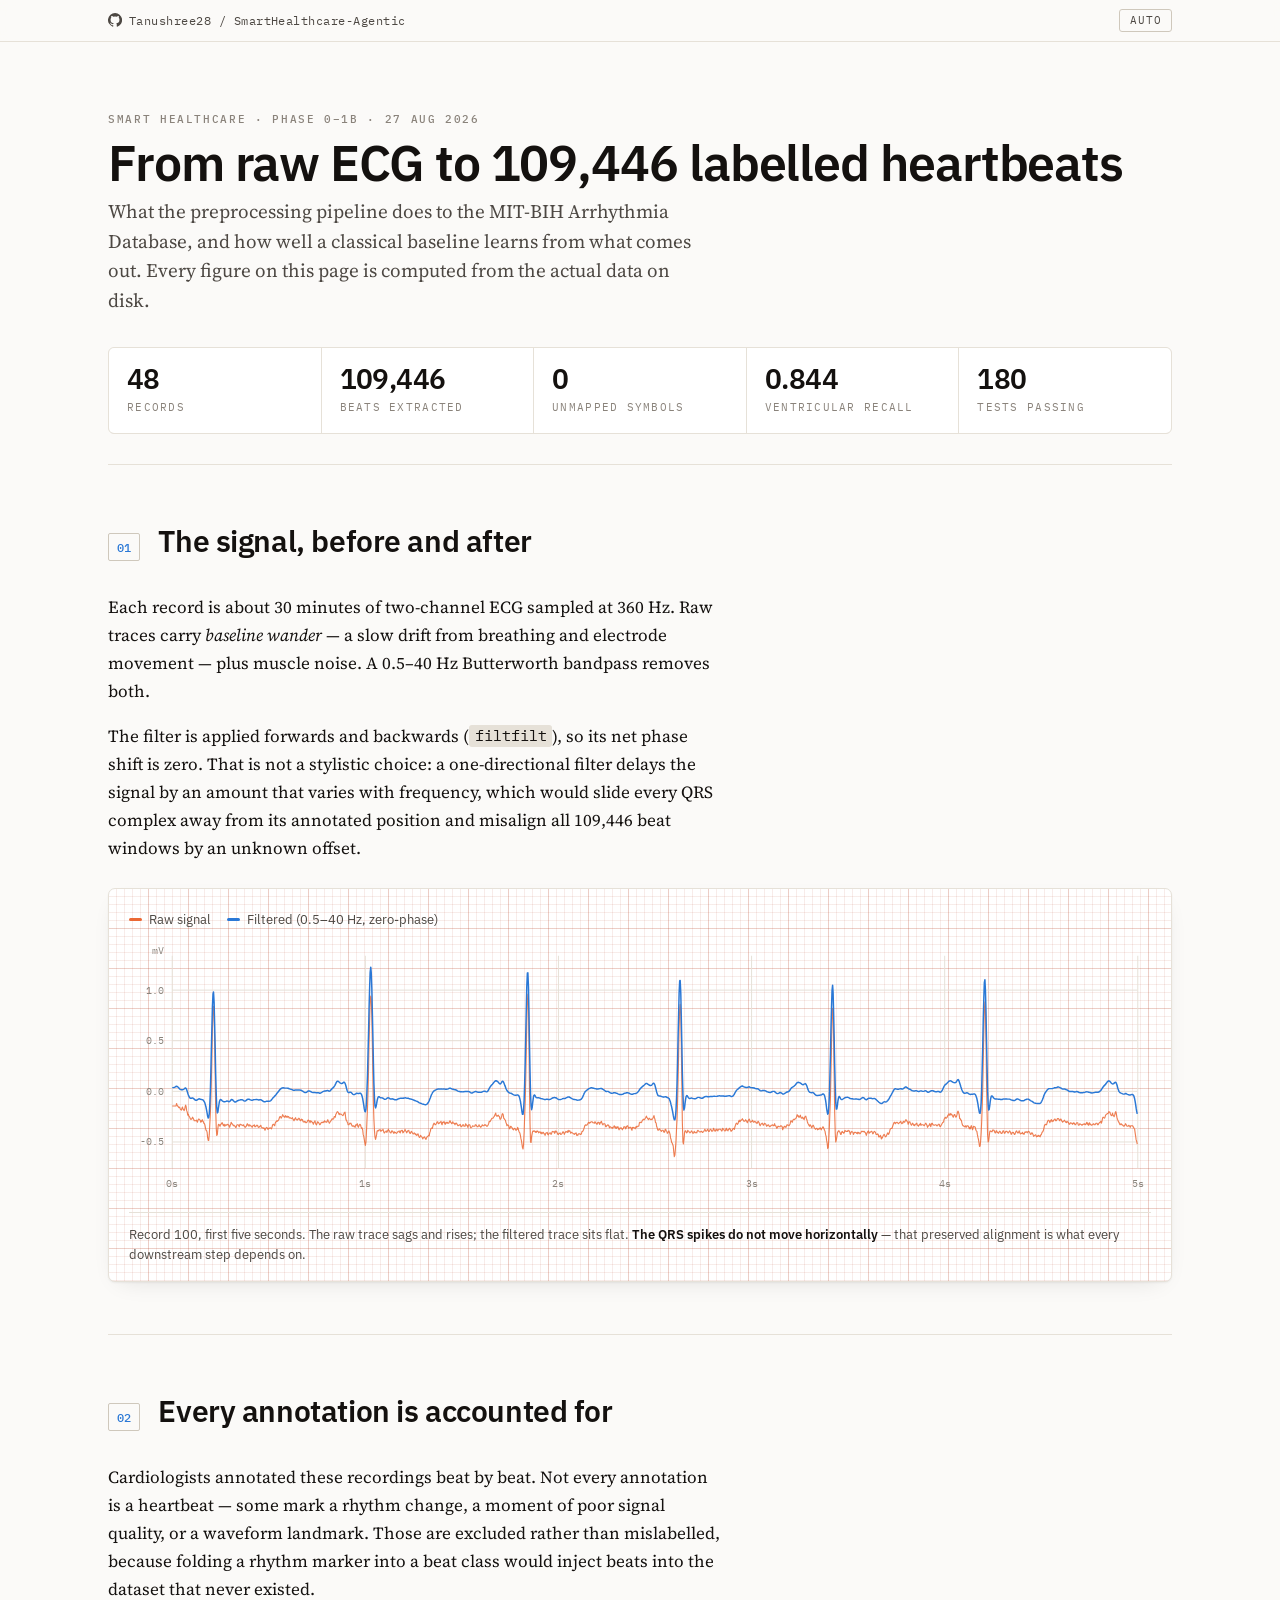
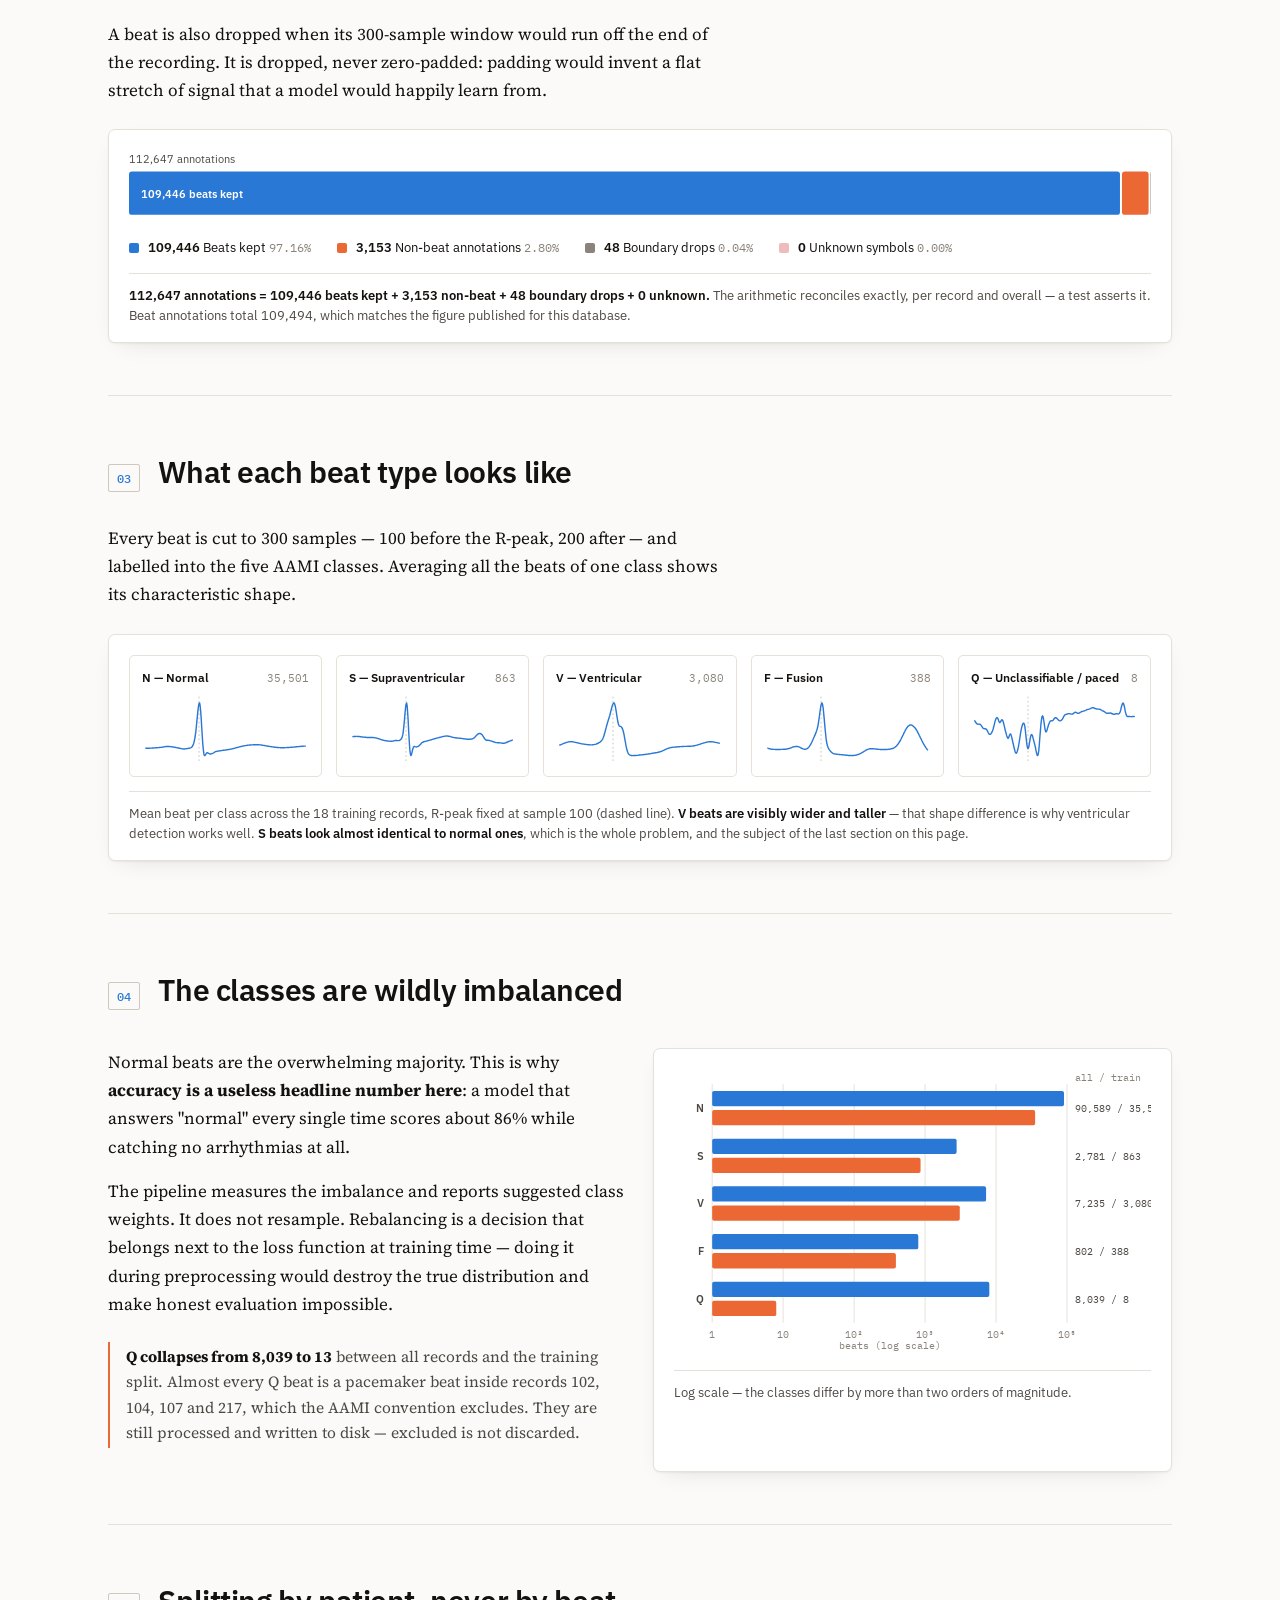
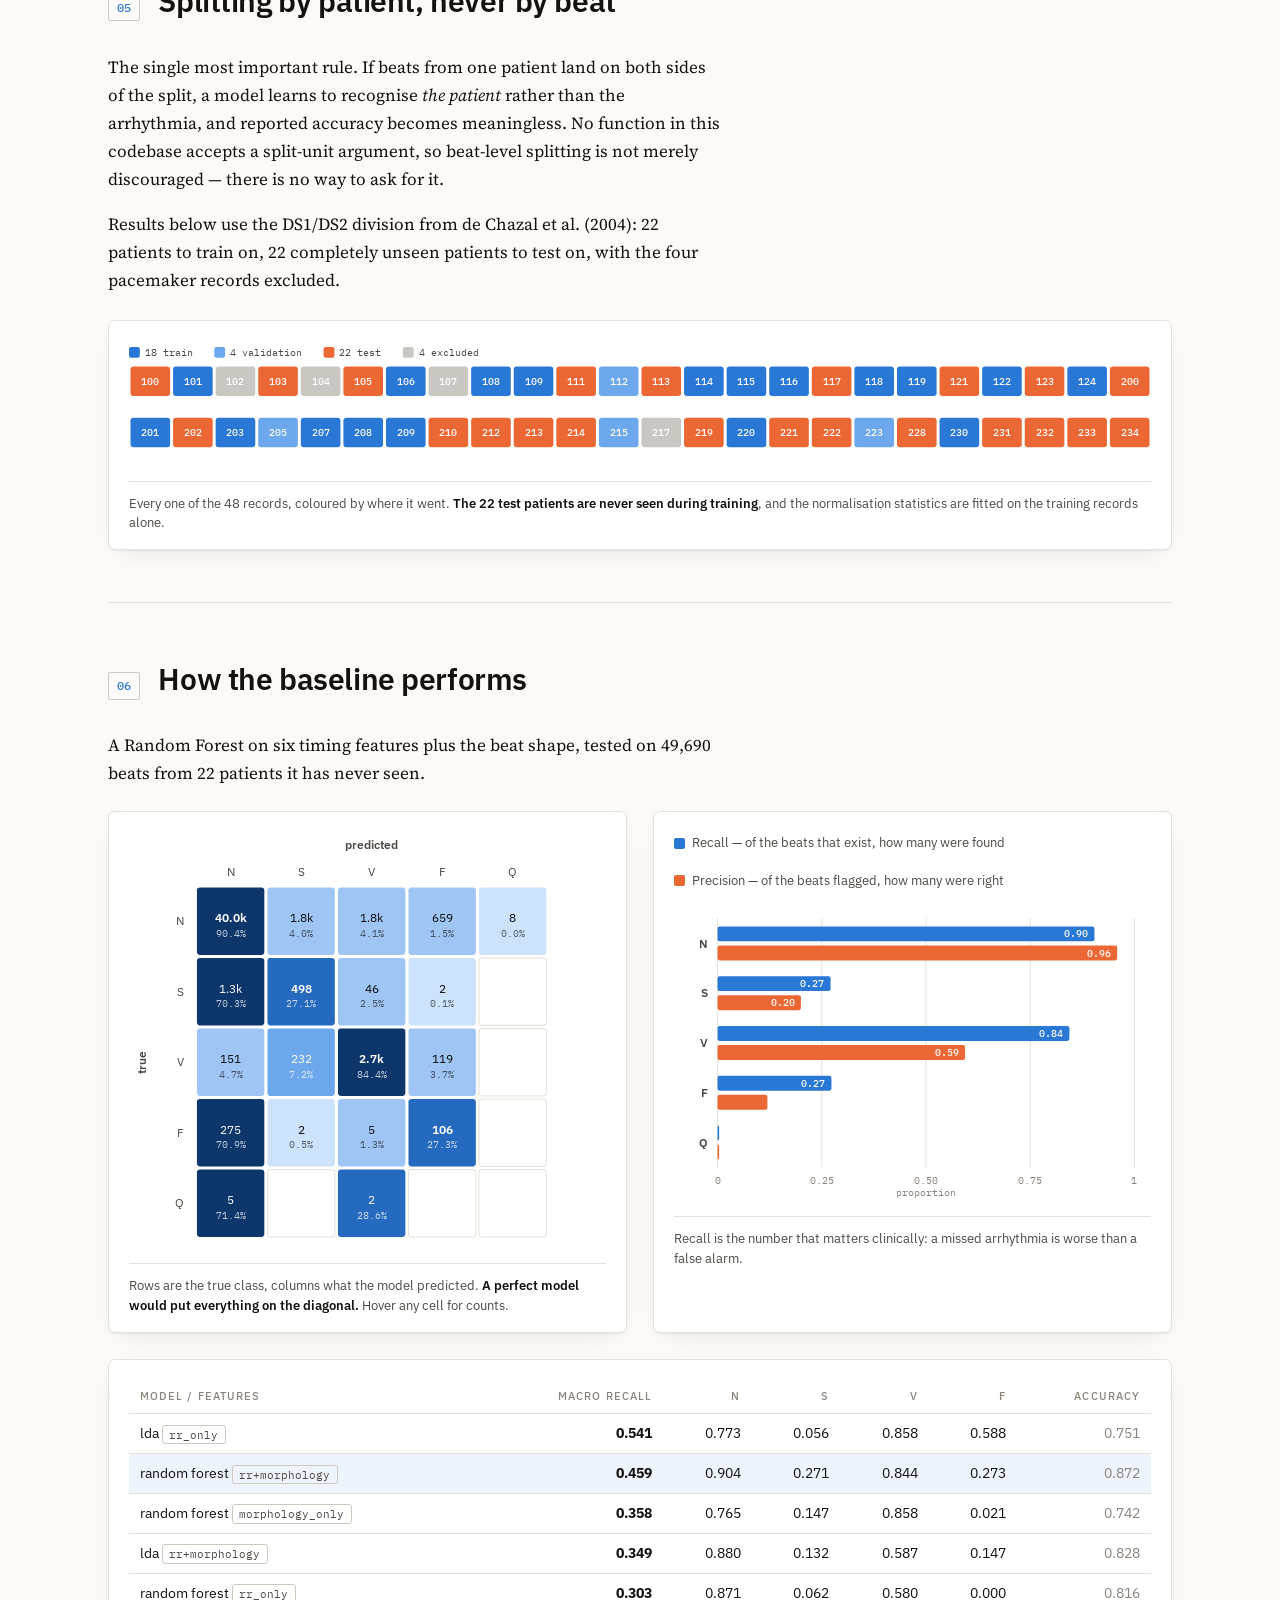
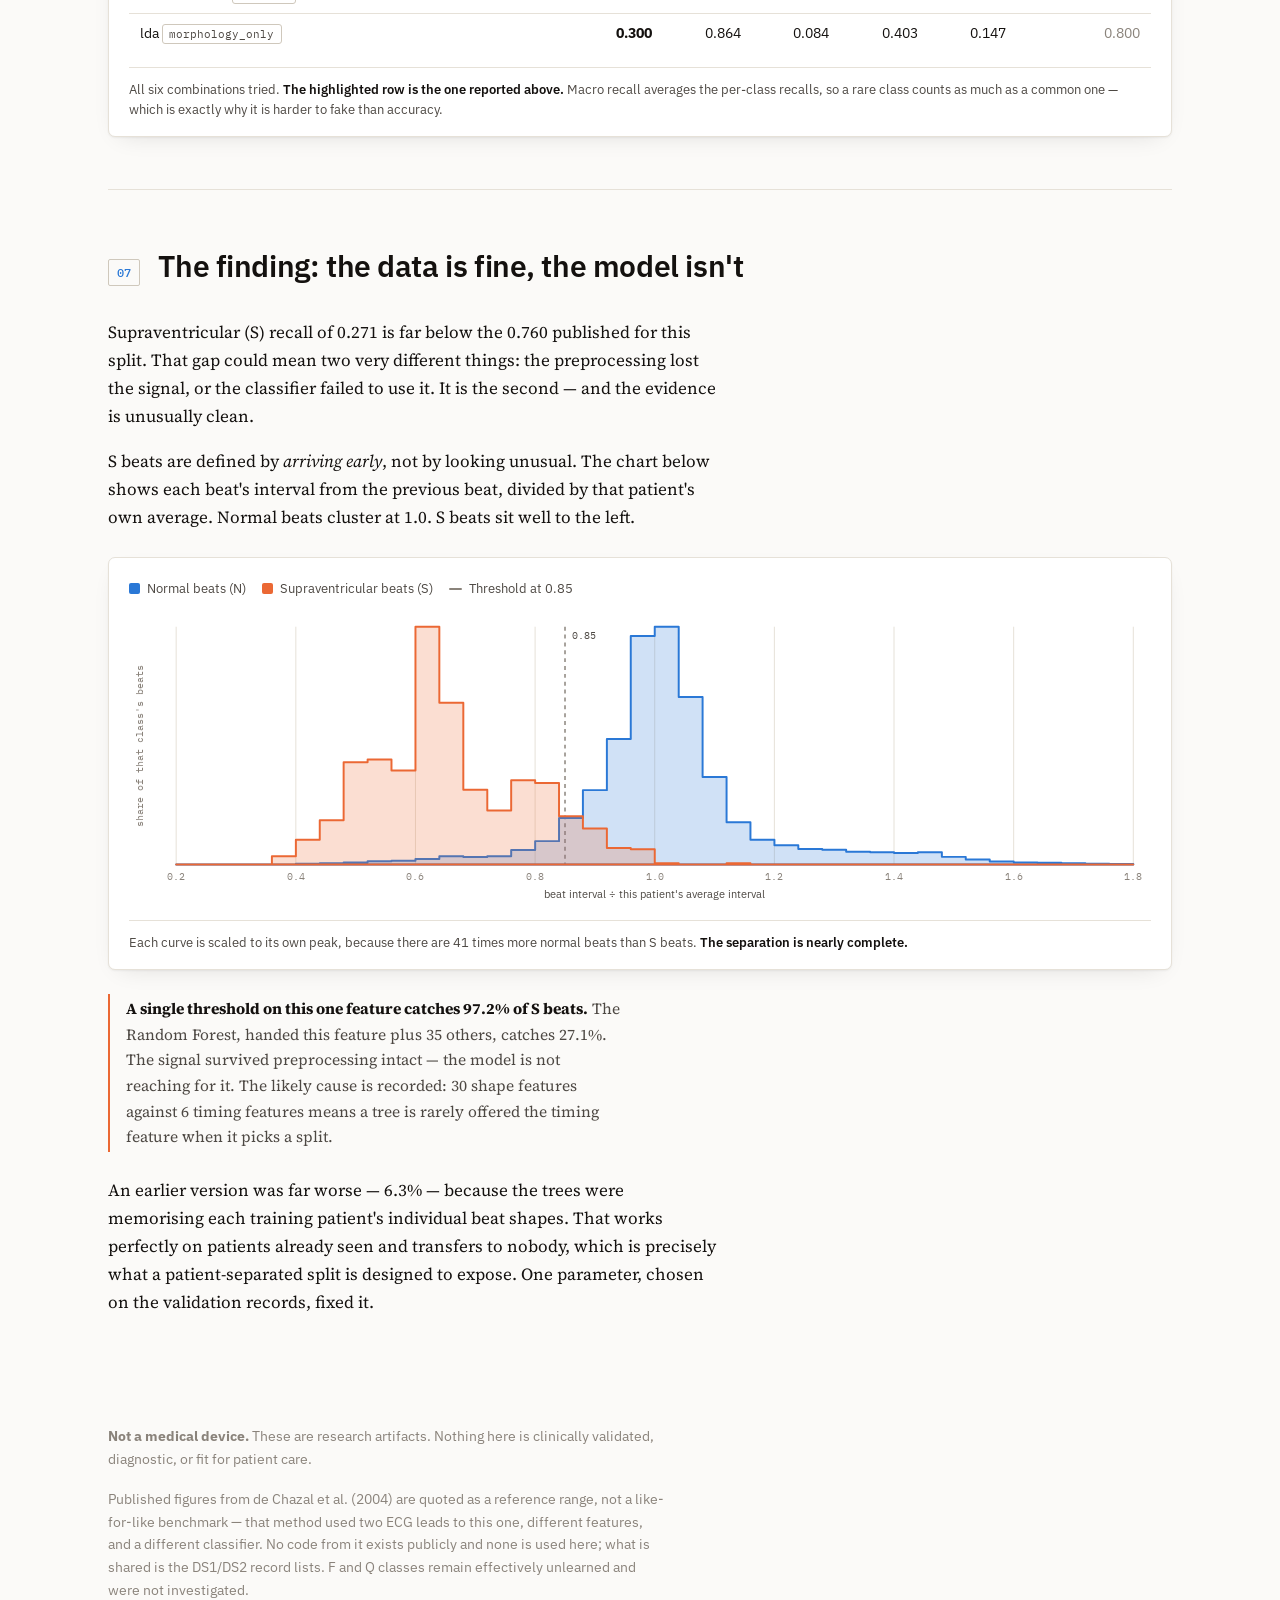
<file: docs/index.html>
<!doctype html>
<html lang="en">
<head>
<meta charset="utf-8">
<meta name="viewport" content="width=device-width, initial-scale=1">
<title>MIT-BIH Beat Pipeline</title>
<meta name="description" content="A visual walkthrough of the MIT-BIH ECG preprocessing pipeline and the baseline classifier's results, computed from the real data.">
<meta name="color-scheme" content="light dark">
<meta property="og:title" content="MIT-BIH Beat Pipeline">
<meta property="og:description" content="A visual walkthrough of the MIT-BIH ECG preprocessing pipeline and the baseline classifier's results, computed from the real data.">
<meta property="og:type" content="article">
<link rel="icon" href="data:image/svg+xml,<svg xmlns='http://www.w3.org/2000/svg' viewBox='0 0 16 16'><text y='13' font-size='13'>&#129728;</text></svg>">
<link rel="preconnect" href="https://fonts.googleapis.com">
<link rel="preconnect" href="https://fonts.gstatic.com" crossorigin>
<link rel="stylesheet" href="https://fonts.googleapis.com/css2?family=IBM+Plex+Mono:wght@400;500&family=IBM+Plex+Sans:wght@400;500;600&family=Source+Serif+4:opsz,wght@8..60,400;8..60,600&display=swap">
<style>
:root{
  color-scheme: light;
  --paper:#fbfaf8; --panel:#ffffff; --ink:#14110f; --ink-2:#4d4843; --ink-3:#8a837b;
  --rule:#e6e1d8; --rule-2:#cfc8bc; --grid:rgba(200,110,90,.13); --grid-b:rgba(200,110,90,.24);
  --s1:#2a78d6; --s2:#eb6834; --ok:#0ca30c; --crit:#d03b3b;
  --q100:#cde2fb;--q200:#9ec5f4;--q300:#6da7ec;--q400:#3987e5;--q500:#256abf;--q600:#184f95;--q700:#0d366b;
  --shadow:0 1px 2px rgba(20,17,15,.05),0 8px 24px -12px rgba(20,17,15,.14);
}
@media (prefers-color-scheme: dark){ :root:not([data-theme="light"]){
  color-scheme: dark;
  --paper:#100f0e; --panel:#1a1917; --ink:#f7f4ef; --ink-2:#c3bcb2; --ink-3:#8d867c;
  --rule:#2b2926; --rule-2:#3d3a35; --grid:rgba(220,130,105,.10); --grid-b:rgba(220,130,105,.20);
  --s1:#3987e5; --s2:#d95926; --ok:#0ca30c; --crit:#e66767;
  --q100:#0d366b;--q200:#104281;--q300:#184f95;--q400:#256abf;--q500:#2a78d6;--q600:#3987e5;--q700:#6da7ec;
  --shadow:0 1px 2px rgba(0,0,0,.4),0 8px 24px -12px rgba(0,0,0,.6);
}}
:root[data-theme="dark"]{
  color-scheme: dark;
  --paper:#100f0e; --panel:#1a1917; --ink:#f7f4ef; --ink-2:#c3bcb2; --ink-3:#8d867c;
  --rule:#2b2926; --rule-2:#3d3a35; --grid:rgba(220,130,105,.10); --grid-b:rgba(220,130,105,.20);
  --s1:#3987e5; --s2:#d95926; --ok:#0ca30c; --crit:#e66767;
  --q100:#0d366b;--q200:#104281;--q300:#184f95;--q400:#256abf;--q500:#2a78d6;--q600:#3987e5;--q700:#6da7ec;
  --shadow:0 1px 2px rgba(0,0,0,.4),0 8px 24px -12px rgba(0,0,0,.6);
}
*{box-sizing:border-box}
body{background:var(--paper);color:var(--ink);
  font-family:"Source Serif 4",Georgia,serif;font-size:17px;line-height:1.65;
  margin:0;padding:0;-webkit-font-smoothing:antialiased}
.wrap{max-width:1120px;margin:0 auto;padding:0 28px 96px}
.prose{max-width:68ch}
h1,h2,h3,.ui{font-family:"IBM Plex Sans",system-ui,sans-serif}
h1{font-size:clamp(2.1rem,4.4vw,3.1rem);line-height:1.06;font-weight:600;letter-spacing:-.022em;
   margin:0 0 .5rem;text-wrap:balance}
h2{font-size:clamp(1.4rem,2.4vw,1.85rem);font-weight:600;letter-spacing:-.014em;margin:0 0 .6rem;text-wrap:balance}
h3{font-size:1.02rem;font-weight:600;letter-spacing:-.005em;margin:0 0 .35rem}
p{margin:0 0 1.05rem}
a{color:var(--s1)}
.mono,code{font-family:"IBM Plex Mono",ui-monospace,monospace}
code{font-size:.87em;background:var(--rule);padding:.1em .38em;border-radius:3px}
.eyebrow{font-family:"IBM Plex Mono",monospace;font-size:.685rem;font-weight:500;
  letter-spacing:.15em;text-transform:uppercase;color:var(--ink-3);margin:0 0 .55rem;display:block}
.lede{font-size:1.19rem;line-height:1.55;color:var(--ink-2);max-width:60ch;margin:0 0 2rem}

header.top{padding:68px 0 30px;border-bottom:1px solid var(--rule)}
section{padding:52px 0;border-bottom:1px solid var(--rule)}
section:last-of-type{border-bottom:0}
.sec-head{display:flex;gap:18px;align-items:baseline;margin-bottom:1.1rem}
.stage{font-family:"IBM Plex Mono",monospace;font-size:.78rem;font-weight:500;color:var(--s1);
  border:1px solid var(--rule-2);border-radius:2px;padding:.16rem .48rem;flex:none;letter-spacing:.04em}

.stats{display:grid;grid-template-columns:repeat(auto-fit,minmax(158px,1fr));gap:1px;
  background:var(--rule);border:1px solid var(--rule);border-radius:6px;overflow:hidden;margin:2rem 0 0}
.stat{background:var(--panel);padding:16px 18px}
.stat .v{font-family:"IBM Plex Sans",sans-serif;font-size:1.72rem;font-weight:600;
  letter-spacing:-.02em;line-height:1.1;display:block}
.stat .k{font-family:"IBM Plex Mono",monospace;font-size:.66rem;letter-spacing:.12em;
  text-transform:uppercase;color:var(--ink-3);margin-top:.3rem;display:block}
/* odd tile count leaves a hole in a 2-column grid; let the last one span */
@media (max-width:560px){ .stats .stat:last-child{grid-column:1/-1} }

figure{margin:1.6rem 0 0;background:var(--panel);border:1px solid var(--rule);
  border-radius:7px;padding:20px 20px 16px;box-shadow:var(--shadow)}
figure.grid-paper{background-image:
  linear-gradient(var(--grid) 1px,transparent 1px),linear-gradient(90deg,var(--grid) 1px,transparent 1px),
  linear-gradient(var(--grid-b) 1px,transparent 1px),linear-gradient(90deg,var(--grid-b) 1px,transparent 1px);
  background-size:8px 8px,8px 8px,40px 40px,40px 40px;background-position:-1px -1px}
figcaption{font-family:"IBM Plex Sans",sans-serif;font-size:.83rem;line-height:1.5;
  color:var(--ink-2);margin-top:14px;padding-top:12px;border-top:1px solid var(--rule)}
figcaption b{color:var(--ink);font-weight:600}
.scroller{overflow-x:auto}
svg{display:block;max-width:100%;height:auto}
.axis{font-family:"IBM Plex Mono",monospace;font-size:10px;fill:var(--ink-3)}
.axis-t{font-family:"IBM Plex Sans",sans-serif;font-size:11.5px;fill:var(--ink-2)}
.gridline{stroke:var(--rule);stroke-width:1}

.keyrow{display:flex;flex-wrap:wrap;gap:10px 26px;margin-top:14px}
.keyrow .k{display:flex;align-items:baseline;gap:9px;font-family:"IBM Plex Sans",sans-serif;font-size:.83rem}
.keyrow .k i{width:10px;height:10px;border-radius:2px;flex:none;position:relative;top:1px}
.keyrow .k b{font-weight:600;font-variant-numeric:tabular-nums}
.keyrow .k s{text-decoration:none;color:var(--ink-3);font-family:"IBM Plex Mono",monospace;font-size:.75rem}
.legend{display:flex;flex-wrap:wrap;gap:16px;margin:0 0 12px;
  font-family:"IBM Plex Sans",sans-serif;font-size:.82rem;color:var(--ink-2)}
.legend span{display:inline-flex;align-items:center;gap:7px}
.sw{width:13px;height:3px;border-radius:2px;flex:none}
.sw.box{height:11px;width:11px;border-radius:2px}

table{border-collapse:collapse;width:100%;font-family:"IBM Plex Sans",sans-serif;font-size:.87rem}
th,td{text-align:right;padding:8px 11px;border-bottom:1px solid var(--rule);white-space:nowrap}
th:first-child,td:first-child{text-align:left}
thead th{font-size:.67rem;letter-spacing:.1em;text-transform:uppercase;color:var(--ink-3);font-weight:500}
tbody tr:last-child td{border-bottom:0}
td.num{font-variant-numeric:tabular-nums}
tr.best td{background:color-mix(in srgb,var(--s1) 8%,transparent)}
.tag{font-family:"IBM Plex Mono",monospace;font-size:.68rem;padding:.12rem .4rem;border-radius:3px;
  border:1px solid var(--rule-2);color:var(--ink-2)}

.cols{display:grid;grid-template-columns:repeat(auto-fit,minmax(280px,1fr));gap:26px;margin-top:1.5rem}
.note{border-left:2px solid var(--s2);padding:2px 0 2px 16px;margin:1.5rem 0;color:var(--ink-2);
  font-size:.97rem;max-width:64ch}
.note b{color:var(--ink)}
.small{max-width:none}
.sm-grid{display:grid;grid-template-columns:repeat(auto-fit,minmax(168px,1fr));gap:14px}
.sm{border:1px solid var(--rule);border-radius:5px;padding:11px 12px 8px;background:var(--panel)}
.sm h4{font-family:"IBM Plex Sans",sans-serif;font-size:.78rem;font-weight:600;margin:0 0 2px;
  display:flex;justify-content:space-between;align-items:baseline;gap:8px}
.sm h4 em{font-family:"IBM Plex Mono",monospace;font-style:normal;font-size:.68rem;
  color:var(--ink-3);font-weight:400}

.tip{position:fixed;pointer-events:none;opacity:0;transition:opacity .1s;z-index:50;
  background:var(--panel);border:1px solid var(--rule-2);border-radius:5px;padding:7px 10px;
  font-family:"IBM Plex Sans",sans-serif;font-size:.78rem;line-height:1.45;color:var(--ink);
  box-shadow:var(--shadow);max-width:230px}
.tip .t{font-family:"IBM Plex Mono",monospace;font-size:.68rem;color:var(--ink-3);
  letter-spacing:.06em;text-transform:uppercase;display:block;margin-bottom:2px}
[data-hit]{cursor:crosshair}
:focus-visible{outline:2px solid var(--s1);outline-offset:2px;border-radius:2px}
@media (prefers-reduced-motion:reduce){*{transition:none!important;animation:none!important}}
footer{padding:40px 0 0;color:var(--ink-3);font-size:.87rem;
  font-family:"IBM Plex Sans",sans-serif;max-width:70ch}

/* --- standalone page chrome (GitHub Pages only) ------------------------- */
.pagebar{position:sticky;top:0;z-index:40;background:color-mix(in srgb,var(--paper) 88%,transparent);
  backdrop-filter:blur(8px);border-bottom:1px solid var(--rule)}
.pagebar .in{max-width:1120px;margin:0 auto;padding:9px 28px;display:flex;align-items:center;gap:16px}
.pagebar a.repo{font-family:"IBM Plex Mono",monospace;font-size:.74rem;letter-spacing:.04em;
  color:var(--ink-2);text-decoration:none;display:inline-flex;align-items:center;gap:7px}
.pagebar a.repo:hover{color:var(--s1)}
.pagebar a.repo svg{width:14px;height:14px;fill:currentColor;display:block}
.pagebar .sp{flex:1}
.tbtn{font-family:"IBM Plex Mono",monospace;font-size:.7rem;letter-spacing:.08em;text-transform:uppercase;
  background:none;border:1px solid var(--rule-2);color:var(--ink-2);border-radius:3px;
  padding:.3rem .6rem;cursor:pointer;line-height:1}
.tbtn:hover{border-color:var(--s1);color:var(--s1)}
@media print{.pagebar{display:none}figure{break-inside:avoid;box-shadow:none}}
</style>
</head>
<body>
<div class="pagebar"><div class="in">
  <a class="repo" href="https://github.com/Tanushree28/SmartHealthcare-Agentic">
    <svg viewBox="0 0 16 16" aria-hidden="true"><path d="M8 0a8 8 0 0 0-2.53 15.59c.4.07.55-.17.55-.38l-.01-1.34c-2.23.48-2.7-1.07-2.7-1.07-.36-.93-.89-1.18-.89-1.18-.73-.5.05-.49.05-.49.8.06 1.23.83 1.23.83.72 1.23 1.88.87 2.34.67.07-.52.28-.87.51-1.07-1.78-.2-3.64-.89-3.64-3.95 0-.87.31-1.59.82-2.15-.08-.2-.36-1.02.08-2.12 0 0 .67-.21 2.2.82a7.6 7.6 0 0 1 4 0c1.53-1.03 2.2-.82 2.2-.82.44 1.1.16 1.92.08 2.12.51.56.82 1.28.82 2.15 0 3.07-1.87 3.75-3.65 3.95.29.25.54.73.54 1.48l-.01 2.2c0 .21.15.46.55.38A8 8 0 0 0 8 0Z"/></svg>
    Tanushree28 / SmartHealthcare-Agentic
  </a>
  <span class="sp"></span>
  <button class="tbtn" id="theme-toggle" type="button" aria-live="polite">Theme</button>
</div></div>
<div class="wrap">

<header class="top">
  <span class="eyebrow">Smart Healthcare &#183; Phase 0&#8211;1b &#183; 27 Aug 2026</span>
  <h1>From raw ECG to 109,446 labelled heartbeats</h1>
  <p class="lede">What the preprocessing pipeline does to the MIT-BIH Arrhythmia Database,
  and how well a classical baseline learns from what comes out. Every figure on this page is
  computed from the actual data on disk.</p>
  <div class="stats">
    <div class="stat"><span class="v" id="s-records">48</span><span class="k">Records</span></div>
    <div class="stat"><span class="v" id="s-beats">&#8212;</span><span class="k">Beats extracted</span></div>
    <div class="stat"><span class="v" id="s-unknown">0</span><span class="k">Unmapped symbols</span></div>
    <div class="stat"><span class="v" id="s-v">&#8212;</span><span class="k">Ventricular recall</span></div>
    <div class="stat"><span class="v">180</span><span class="k">Tests passing</span></div>
  </div>
</header>

<section>
  <div class="sec-head"><span class="stage">01</span><div><h2>The signal, before and after</h2></div></div>
  <div class="prose">
    <p>Each record is about 30 minutes of two-channel ECG sampled at 360 Hz. Raw traces carry
    <em>baseline wander</em> &#8212; a slow drift from breathing and electrode movement &#8212; plus muscle noise.
    A 0.5&#8211;40 Hz Butterworth bandpass removes both.</p>
    <p>The filter is applied forwards and backwards (<code>filtfilt</code>), so its net phase shift is
    zero. That is not a stylistic choice: a one-directional filter delays the signal by an amount that
    varies with frequency, which would slide every QRS complex away from its annotated position and
    misalign all 109,446 beat windows by an unknown offset.</p>
  </div>
  <figure class="grid-paper">
    <div class="legend">
      <span><i class="sw" style="background:var(--s2)"></i>Raw signal</span>
      <span><i class="sw" style="background:var(--s1)"></i>Filtered (0.5&#8211;40 Hz, zero-phase)</span>
    </div>
    <div class="scroller"><svg id="c-denoise" viewBox="0 0 1040 260" role="img"
      aria-label="Five seconds of record 100, raw and filtered, showing baseline drift removed while QRS peaks stay in place."></svg></div>
    <figcaption>Record 100, first five seconds. The raw trace sags and rises; the filtered trace sits flat.
    <b>The QRS spikes do not move horizontally</b> &#8212; that preserved alignment is what every downstream
    step depends on.</figcaption>
  </figure>
</section>

<section>
  <div class="sec-head"><span class="stage">02</span><div><h2>Every annotation is accounted for</h2></div></div>
  <div class="prose">
    <p>Cardiologists annotated these recordings beat by beat. Not every annotation is a heartbeat &#8212;
    some mark a rhythm change, a moment of poor signal quality, or a waveform landmark. Those are
    excluded rather than mislabelled, because folding a rhythm marker into a beat class would inject
    beats into the dataset that never existed.</p>
    <p>A beat is also dropped when its 300-sample window would run off the end of the recording.
    It is dropped, never zero-padded: padding would invent a flat stretch of signal that a model
    would happily learn from.</p>
  </div>
  <figure>
    <div class="scroller"><svg id="c-funnel" viewBox="0 0 1040 74" role="img"
      aria-label="Breakdown of 112,647 annotations into beats kept, non-beat annotations excluded, and boundary drops."></svg></div>
    <div class="keyrow" id="c-funnel-key"></div>
    <figcaption><b>112,647 annotations = 109,446 beats kept + 3,153 non-beat + 48 boundary drops + 0 unknown.</b>
    The arithmetic reconciles exactly, per record and overall &#8212; a test asserts it. Beat annotations total
    109,494, which matches the figure published for this database.</figcaption>
  </figure>
</section>

<section>
  <div class="sec-head"><span class="stage">03</span><div><h2>What each beat type looks like</h2></div></div>
  <div class="prose">
    <p>Every beat is cut to 300 samples &#8212; 100 before the R-peak, 200 after &#8212; and labelled into the five
    AAMI classes. Averaging all the beats of one class shows its characteristic shape.</p>
  </div>
  <figure>
    <div class="sm-grid" id="c-beats"></div>
    <figcaption>Mean beat per class across the 18 training records, R-peak fixed at sample 100 (dashed line).
    <b>V beats are visibly wider and taller</b> &#8212; that shape difference is why ventricular detection works well.
    <b>S beats look almost identical to normal ones</b>, which is the whole problem, and the subject of the
    last section on this page.</figcaption>
  </figure>
</section>

<section>
  <div class="sec-head"><span class="stage">04</span><div><h2>The classes are wildly imbalanced</h2></div></div>
  <div class="cols">
    <div>
      <p>Normal beats are the overwhelming majority. This is why <b>accuracy is a useless
      headline number here</b>: a model that answers "normal" every single time scores about 86%
      while catching no arrhythmias at all.</p>
      <p>The pipeline measures the imbalance and reports suggested class weights. It does not resample.
      Rebalancing is a decision that belongs next to the loss function at training time &#8212; doing it during
      preprocessing would destroy the true distribution and make honest evaluation impossible.</p>
      <div class="note"><b>Q collapses from 8,039 to 13</b> between all records and the training split.
      Almost every Q beat is a pacemaker beat inside records 102, 104, 107 and 217, which the AAMI
      convention excludes. They are still processed and written to disk &#8212; excluded is not discarded.</div>
    </div>
    <figure style="margin-top:0">
      <div class="scroller"><svg id="c-classes" viewBox="0 0 500 300" role="img"
        aria-label="Beat counts per AAMI class on a log scale, all records versus the training split."></svg></div>
      <figcaption>Log scale &#8212; the classes differ by more than two orders of magnitude.</figcaption>
    </figure>
  </div>
</section>

<section>
  <div class="sec-head"><span class="stage">05</span><div><h2>Splitting by patient, never by beat</h2></div></div>
  <div class="prose">
    <p>The single most important rule. If beats from one patient land on both sides of the split, a model
    learns to recognise <em>the patient</em> rather than the arrhythmia, and reported accuracy becomes
    meaningless. No function in this codebase accepts a split-unit argument, so beat-level splitting
    is not merely discouraged &#8212; there is no way to ask for it.</p>
    <p>Results below use the DS1/DS2 division from de Chazal et al. (2004): 22 patients to train on,
    22 completely unseen patients to test on, with the four pacemaker records excluded.</p>
  </div>
  <figure>
    <div class="scroller"><svg id="c-split" viewBox="0 0 1040 128" role="img"
      aria-label="The 48 records divided into 18 training, 4 validation, 22 test, and 4 excluded."></svg></div>
    <figcaption>Every one of the 48 records, coloured by where it went. <b>The 22 test patients are never
    seen during training</b>, and the normalisation statistics are fitted on the training records alone.</figcaption>
  </figure>
</section>

<section>
  <div class="sec-head"><span class="stage">06</span><div><h2>How the baseline performs</h2></div></div>
  <div class="prose">
    <p>A Random Forest on six timing features plus the beat shape, tested on 49,690 beats from
    22 patients it has never seen.</p>
  </div>
  <div class="cols">
    <figure style="margin-top:0">
      <div class="scroller"><svg id="c-cm" viewBox="0 0 460 402" role="img"
        aria-label="Confusion matrix: rows are the true class, columns the predicted class."></svg></div>
      <figcaption>Rows are the true class, columns what the model predicted. <b>A perfect model would
      put everything on the diagonal.</b> Hover any cell for counts.</figcaption>
    </figure>
    <figure style="margin-top:0">
      <div class="legend">
        <span><i class="sw box" style="background:var(--s1)"></i>Recall &#8212; of the beats that exist, how many were found</span>
        <span><i class="sw box" style="background:var(--s2)"></i>Precision &#8212; of the beats flagged, how many were right</span>
      </div>
      <div class="scroller"><svg id="c-perclass" viewBox="0 0 460 288" role="img"
        aria-label="Recall and precision per AAMI class."></svg></div>
      <figcaption>Recall is the number that matters clinically: a missed arrhythmia is worse than a
      false alarm.</figcaption>
    </figure>
  </div>
  <figure>
    <div class="scroller"><table>
      <thead><tr><th>Model / features</th><th>Macro recall</th><th>N</th><th>S</th><th>V</th><th>F</th><th>Accuracy</th></tr></thead>
      <tbody id="t-models"></tbody>
    </table></div>
    <figcaption>All six combinations tried. <b>The highlighted row is the one reported above.</b>
    Macro recall averages the per-class recalls, so a rare class counts as much as a common one &#8212;
    which is exactly why it is harder to fake than accuracy.</figcaption>
  </figure>
</section>

<section>
  <div class="sec-head"><span class="stage">07</span><div><h2>The finding: the data is fine, the model isn't</h2></div></div>
  <div class="prose">
    <p>Supraventricular (S) recall of 0.271 is far below the 0.760 published for this split. That gap
    could mean two very different things: the preprocessing lost the signal, or the classifier failed
    to use it. It is the second &#8212; and the evidence is unusually clean.</p>
    <p>S beats are defined by <em>arriving early</em>, not by looking unusual. The chart below shows each
    beat's interval from the previous beat, divided by that patient's own average. Normal beats cluster
    at 1.0. S beats sit well to the left.</p>
  </div>
  <figure>
    <div class="legend">
      <span><i class="sw box" style="background:var(--s1)"></i>Normal beats (N)</span>
      <span><i class="sw box" style="background:var(--s2)"></i>Supraventricular beats (S)</span>
      <span><i class="sw" style="background:var(--ink-3);height:0;border-top:2px dashed var(--ink-3)"></i>Threshold at 0.85</span>
    </div>
    <div class="scroller"><svg id="c-rr" viewBox="0 0 1040 300" role="img"
      aria-label="Distribution of each beat's interval relative to the patient's average, for normal versus supraventricular beats. The two distributions barely overlap."></svg></div>
    <figcaption>Each curve is scaled to its own peak, because there are 41 times more normal beats than
    S beats. <b>The separation is nearly complete.</b></figcaption>
  </figure>
  <div class="note">
    <b>A single threshold on this one feature catches 97.2% of S beats.</b> The Random Forest, handed
    this feature plus 35 others, catches 27.1%. The signal survived preprocessing intact &#8212; the model
    is not reaching for it. The likely cause is recorded: 30 shape features against 6 timing features
    means a tree is rarely offered the timing feature when it picks a split.
  </div>
  <div class="prose">
    <p>An earlier version was far worse &#8212; 6.3% &#8212; because the trees were memorising each training
    patient's individual beat shapes. That works perfectly on patients already seen and transfers to
    nobody, which is precisely what a patient-separated split is designed to expose. One parameter,
    chosen on the validation records, fixed it.</p>
  </div>
</section>

<footer>
  <p><b>Not a medical device.</b> These are research artifacts. Nothing here is clinically validated,
  diagnostic, or fit for patient care.</p>
  <p>Published figures from de Chazal et al. (2004) are quoted as a reference range, not a like-for-like
  benchmark &#8212; that method used two ECG leads to this one, different features, and a different classifier.
  No code from it exists publicly and none is used here; what is shared is the DS1/DS2 record lists.
  F and Q classes remain effectively unlearned and were not investigated.</p>
</footer>

</div>
<div class="tip" id="tip" role="status" aria-live="polite"></div>

<script type="application/json" id="viz-data">{"results":[{"label":"random_forest / rr+morphology","macro":0.4585,"acc":0.8719,"per_class":[{"class":"N","f1":0.9307,"precision":0.9587,"recall":0.9042,"support":44196},{"class":"S","f1":0.2302,"precision":0.1999,"recall":0.2712,"support":1836},{"class":"V","f1":0.6971,"precision":0.5938,"recall":0.8441,"support":3219},{"class":"F","f1":0.1664,"precision":0.1196,"recall":0.2732,"support":388},{"class":"Q","f1":0.0,"precision":0.0,"recall":0.0,"support":7}],"cm":[[39964,1759,1806,659,8],[1290,498,46,2,0],[151,232,2717,119,0],[275,2,5,106,0],[5,0,2,0,0]]},{"label":"lda / rr+morphology","macro":0.3494,"acc":0.828,"per_class":[{"class":"N","f1":0.9144,"precision":0.951,"recall":0.8805,"support":44196},{"class":"S","f1":0.0722,"precision":0.0496,"recall":0.1324,"support":1836},{"class":"V","f1":0.6357,"precision":0.6927,"recall":0.5874,"support":3219},{"class":"F","f1":0.0891,"precision":0.0639,"recall":0.1469,"support":388},{"class":"Q","f1":0.0,"precision":0.0,"recall":0.0,"support":7}],"cm":[[38914,3673,731,672,206],[1478,243,99,15,1],[419,762,1891,146,1],[105,220,6,57,0],[2,0,3,2,0]]},{"label":"random_forest / rr_only","macro":0.3026,"acc":0.8157,"per_class":[{"class":"N","f1":0.9123,"precision":0.9573,"recall":0.8714,"support":44196},{"class":"S","f1":0.0412,"precision":0.0309,"recall":0.0621,"support":1836},{"class":"V","f1":0.5151,"precision":0.4635,"recall":0.5797,"support":3219},{"class":"F","f1":0.0,"precision":0.0,"recall":0.0,"support":388},{"class":"Q","f1":0.0,"precision":0.0,"recall":0.0,"support":7}],"cm":[[38514,2467,1557,1658,0],[1104,114,597,21,0],[230,1111,1866,12,0],[380,3,5,0,0],[6,0,1,0,0]]},{"label":"lda / rr_only","macro":0.5407,"acc":0.7506,"per_class":[{"class":"N","f1":0.8543,"precision":0.9546,"recall":0.7731,"support":44196},{"class":"S","f1":0.0409,"precision":0.0322,"recall":0.0561,"support":1836},{"class":"V","f1":0.7205,"precision":0.621,"recall":0.858,"support":3219},{"class":"F","f1":0.0766,"precision":0.041,"recall":0.5876,"support":388},{"class":"Q","f1":0.0092,"precision":0.0047,"recall":0.4286,"support":7}],"cm":[[34169,2931,1361,5103,632],[1392,103,289,52,0],[105,162,2762,181,9],[125,0,35,228,0],[2,0,1,1,3]]},{"label":"random_forest / morphology_only","macro":0.3582,"acc":0.7424,"per_class":[{"class":"N","f1":0.8442,"precision":0.9415,"recall":0.7652,"support":44238},{"class":"S","f1":0.0741,"precision":0.0495,"recall":0.1475,"support":1837},{"class":"V","f1":0.5125,"precision":0.3654,"recall":0.8578,"support":3220},{"class":"F","f1":0.0153,"precision":0.0121,"recall":0.0206,"support":388},{"class":"Q","f1":0.0,"precision":0.0,"recall":0.0,"support":7}],"cm":[[33851,5165,4549,635,38],[1538,271,22,2,4],[404,38,2762,16,0],[158,1,221,8,0],[3,0,4,0,0]]},{"label":"lda / morphology_only","macro":0.2998,"acc":0.7999,"per_class":[{"class":"N","f1":0.9003,"precision":0.9394,"recall":0.8643,"support":44238},{"class":"S","f1":0.0444,"precision":0.0301,"recall":0.0844,"support":1837},{"class":"V","f1":0.4429,"precision":0.4909,"recall":0.4034,"support":3220},{"class":"F","f1":0.0906,"precision":0.0655,"recall":0.1469,"support":388},{"class":"Q","f1":0.0,"precision":0.0,"recall":0.0,"support":7}],"cm":[[38235,3900,1307,634,162],[1639,155,29,12,2],[676,918,1299,167,160],[149,170,6,57,6],[2,0,5,0,0]]}],"split_sizes":{"train":18,"val":4,"test":22,"excluded":4},"split_records":{"train":["101","106","108","109","114","115","116","118","119","122","124","201","203","207","208","209","220","230"],"val":["112","205","215","223"],"test":["100","103","105","111","113","117","121","123","200","202","210","212","213","214","219","221","222","228","231","232","233","234"],"excluded":["102","104","107","217"]},"mean_beats":{"N":[-0.172,-0.172,-0.172,-0.172,-0.171,-0.171,-0.17,-0.17,-0.169,-0.167,-0.166,-0.163,-0.161,-0.158,-0.154,-0.151,-0.147,-0.144,-0.14,-0.136,-0.132,-0.128,-0.123,-0.119,-0.114,-0.11,-0.106,-0.102,-0.098,-0.093,-0.088,-0.082,-0.074,-0.066,-0.057,-0.048,-0.038,-0.029,-0.021,-0.015,-0.011,-0.009,-0.009,-0.012,-0.015,-0.02,-0.024,-0.029,-0.034,-0.039,-0.046,-0.053,-0.061,-0.07,-0.08,-0.09,-0.1,-0.11,-0.12,-0.129,-0.139,-0.148,-0.158,-0.168,-0.178,-0.189,-0.2,-0.21,-0.22,-0.229,-0.235,-0.239,-0.24,-0.239,-0.235,-0.228,-0.22,-0.211,-0.202,-0.193,-0.185,-0.178,-0.171,-0.161,-0.147,-0.126,-0.092,-0.043,0.027,0.126,0.263,0.445,0.684,0.985,1.355,1.792,2.283,2.798,3.289,3.695,3.943,3.973,3.747,3.268,2.581,1.774,0.954,0.228,-0.328,-0.679,-0.837,-0.85,-0.783,-0.693,-0.622,-0.587,-0.589,-0.614,-0.648,-0.678,-0.698,-0.705,-0.701,-0.689,-0.671,-0.649,-0.623,-0.596,-0.567,-0.54,-0.514,-0.492,-0.474,-0.459,-0.448,-0.438,-0.429,-0.421,-0.414,-0.406,-0.398,-0.391,-0.384,-0.378,-0.372,-0.366,-0.361,-0.355,-0.348,-0.342,-0.335,-0.327,-0.319,-0.311,-0.303,-0.294,-0.285,-0.276,-0.266,-0.256,-0.246,-0.235,-0.224,-0.212,-0.2,-0.188,-0.176,-0.163,-0.15,-0.136,-0.123,-0.11,-0.096,-0.083,-0.069,-0.056,-0.043,-0.03,-0.018,-0.006,0.005,0.016,0.026,0.036,0.046,0.056,0.065,0.073,0.082,0.089,0.096,0.103,0.109,0.114,0.119,0.123,0.127,0.13,0.133,0.136,0.139,0.141,0.143,0.145,0.147,0.148,0.149,0.15,0.15,0.149,0.147,0.145,0.142,0.138,0.133,0.127,0.12,0.113,0.105,0.097,0.088,0.08,0.071,0.063,0.054,0.046,0.037,0.029,0.02,0.012,0.003,-0.005,-0.013,-0.021,-0.029,-0.037,-0.044,-0.052,-0.059,-0.065,-0.072,-0.078,-0.084,-0.089,-0.095,-0.099,-0.104,-0.108,-0.112,-0.115,-0.117,-0.12,-0.122,-0.123,-0.124,-0.125,-0.125,-0.124,-0.123,-0.122,-0.12,-0.118,-0.116,-0.114,-0.112,-0.109,-0.106,-0.103,-0.099,-0.096,-0.092,-0.089,-0.085,-0.081,-0.078,-0.073,-0.069,-0.065,-0.06,-0.055,-0.049,-0.044,-0.039,-0.034,-0.029,-0.024,-0.019,-0.014,-0.01,-0.005,-0.001,0.004,0.008,0.011,0.015,0.017,0.02,0.021,0.022,0.023],"S":[0.135,0.138,0.141,0.144,0.147,0.15,0.152,0.153,0.153,0.153,0.151,0.148,0.144,0.14,0.134,0.129,0.123,0.118,0.113,0.109,0.105,0.101,0.096,0.092,0.088,0.083,0.079,0.076,0.073,0.071,0.07,0.069,0.068,0.068,0.068,0.068,0.069,0.069,0.068,0.066,0.063,0.058,0.051,0.043,0.034,0.024,0.014,0.003,-0.008,-0.02,-0.032,-0.045,-0.059,-0.073,-0.087,-0.101,-0.114,-0.127,-0.139,-0.15,-0.16,-0.168,-0.175,-0.181,-0.186,-0.19,-0.195,-0.199,-0.203,-0.207,-0.21,-0.212,-0.213,-0.213,-0.21,-0.204,-0.197,-0.188,-0.178,-0.169,-0.163,-0.16,-0.16,-0.163,-0.167,-0.169,-0.166,-0.156,-0.141,-0.118,-0.088,-0.045,0.023,0.133,0.308,0.568,0.922,1.359,1.835,2.277,2.589,2.678,2.485,2.01,1.316,0.524,-0.228,-0.816,-1.173,-1.294,-1.232,-1.069,-0.886,-0.737,-0.646,-0.609,-0.608,-0.622,-0.635,-0.64,-0.636,-0.624,-0.607,-0.585,-0.557,-0.523,-0.483,-0.439,-0.394,-0.351,-0.315,-0.286,-0.266,-0.251,-0.241,-0.232,-0.223,-0.212,-0.2,-0.188,-0.175,-0.164,-0.153,-0.142,-0.132,-0.121,-0.11,-0.099,-0.087,-0.074,-0.061,-0.049,-0.036,-0.024,-0.012,-0.001,0.01,0.02,0.03,0.04,0.051,0.061,0.072,0.084,0.095,0.106,0.116,0.126,0.136,0.144,0.153,0.16,0.167,0.173,0.177,0.179,0.18,0.179,0.176,0.171,0.165,0.156,0.147,0.136,0.125,0.113,0.101,0.09,0.079,0.069,0.06,0.052,0.045,0.039,0.034,0.03,0.026,0.023,0.02,0.017,0.014,0.01,0.006,0.001,-0.005,-0.011,-0.017,-0.024,-0.03,-0.035,-0.04,-0.044,-0.048,-0.053,-0.057,-0.06,-0.063,-0.064,-0.063,-0.061,-0.057,-0.051,-0.044,-0.035,-0.022,-0.005,0.018,0.048,0.085,0.128,0.174,0.221,0.266,0.305,0.336,0.358,0.37,0.374,0.369,0.357,0.336,0.303,0.26,0.205,0.141,0.074,0.009,-0.047,-0.09,-0.12,-0.136,-0.143,-0.144,-0.144,-0.146,-0.152,-0.161,-0.174,-0.188,-0.201,-0.214,-0.226,-0.239,-0.251,-0.265,-0.279,-0.293,-0.304,-0.313,-0.319,-0.323,-0.326,-0.327,-0.329,-0.33,-0.333,-0.337,-0.343,-0.351,-0.359,-0.366,-0.371,-0.37,-0.365,-0.355,-0.34,-0.323,-0.304,-0.284,-0.265,-0.246,-0.229,-0.213,-0.198,-0.184,-0.171,-0.157,-0.143,-0.128,-0.113],"V":[-0.116,-0.101,-0.086,-0.071,-0.056,-0.042,-0.028,-0.014,0.0,0.014,0.028,0.041,0.053,0.065,0.076,0.086,0.095,0.102,0.108,0.113,0.116,0.118,0.118,0.117,0.114,0.11,0.104,0.098,0.091,0.083,0.074,0.065,0.056,0.047,0.039,0.03,0.022,0.014,0.006,-0.001,-0.009,-0.016,-0.023,-0.029,-0.035,-0.041,-0.047,-0.052,-0.056,-0.06,-0.064,-0.068,-0.072,-0.075,-0.079,-0.082,-0.084,-0.086,-0.087,-0.087,-0.087,-0.086,-0.083,-0.08,-0.076,-0.07,-0.062,-0.053,-0.043,-0.031,-0.017,-0.002,0.015,0.033,0.052,0.073,0.097,0.125,0.158,0.201,0.255,0.323,0.408,0.509,0.626,0.753,0.886,1.02,1.149,1.273,1.39,1.502,1.613,1.728,1.85,1.98,2.118,2.257,2.391,2.51,2.601,2.653,2.653,2.593,2.472,2.294,2.077,1.842,1.617,1.426,1.283,1.193,1.146,1.127,1.117,1.1,1.067,1.009,0.924,0.807,0.659,0.483,0.289,0.087,-0.108,-0.284,-0.431,-0.545,-0.629,-0.687,-0.725,-0.75,-0.767,-0.779,-0.786,-0.79,-0.792,-0.792,-0.791,-0.79,-0.789,-0.787,-0.785,-0.783,-0.78,-0.776,-0.772,-0.768,-0.763,-0.759,-0.756,-0.752,-0.748,-0.745,-0.741,-0.737,-0.733,-0.729,-0.725,-0.721,-0.716,-0.711,-0.706,-0.701,-0.696,-0.691,-0.686,-0.68,-0.674,-0.668,-0.662,-0.655,-0.649,-0.643,-0.638,-0.633,-0.627,-0.622,-0.617,-0.611,-0.604,-0.598,-0.591,-0.584,-0.576,-0.568,-0.559,-0.549,-0.538,-0.526,-0.513,-0.499,-0.484,-0.468,-0.452,-0.436,-0.419,-0.402,-0.386,-0.37,-0.354,-0.34,-0.327,-0.315,-0.304,-0.293,-0.283,-0.273,-0.265,-0.257,-0.251,-0.245,-0.241,-0.238,-0.236,-0.234,-0.232,-0.229,-0.226,-0.223,-0.218,-0.214,-0.211,-0.208,-0.206,-0.204,-0.203,-0.201,-0.199,-0.197,-0.194,-0.191,-0.189,-0.187,-0.186,-0.186,-0.185,-0.185,-0.185,-0.184,-0.183,-0.183,-0.182,-0.18,-0.178,-0.176,-0.173,-0.17,-0.166,-0.162,-0.157,-0.151,-0.144,-0.137,-0.128,-0.119,-0.109,-0.099,-0.089,-0.078,-0.067,-0.056,-0.044,-0.032,-0.02,-0.008,0.003,0.015,0.026,0.036,0.046,0.056,0.065,0.075,0.084,0.092,0.099,0.105,0.11,0.113,0.115,0.116,0.116,0.114,0.112,0.109,0.105,0.099,0.093,0.087,0.08,0.074,0.067,0.061,0.053,0.045,0.037,0.028,0.018,0.009],"F":[-0.188,-0.209,-0.229,-0.248,-0.265,-0.281,-0.295,-0.307,-0.316,-0.323,-0.329,-0.332,-0.335,-0.337,-0.339,-0.341,-0.343,-0.345,-0.347,-0.348,-0.349,-0.349,-0.348,-0.346,-0.343,-0.34,-0.337,-0.335,-0.334,-0.333,-0.331,-0.329,-0.326,-0.322,-0.316,-0.307,-0.297,-0.286,-0.274,-0.261,-0.247,-0.231,-0.213,-0.192,-0.169,-0.146,-0.122,-0.098,-0.077,-0.058,-0.041,-0.028,-0.018,-0.012,-0.009,-0.011,-0.018,-0.03,-0.048,-0.071,-0.098,-0.127,-0.157,-0.187,-0.216,-0.243,-0.268,-0.29,-0.307,-0.319,-0.324,-0.321,-0.309,-0.288,-0.257,-0.217,-0.166,-0.105,-0.033,0.05,0.145,0.25,0.364,0.487,0.617,0.751,0.888,1.025,1.161,1.297,1.436,1.587,1.76,1.968,2.224,2.539,2.915,3.343,3.794,4.224,4.576,4.789,4.812,4.62,4.22,3.655,2.991,2.301,1.653,1.093,0.643,0.304,0.06,-0.112,-0.237,-0.335,-0.419,-0.496,-0.567,-0.632,-0.689,-0.735,-0.772,-0.8,-0.822,-0.838,-0.85,-0.86,-0.868,-0.875,-0.882,-0.889,-0.896,-0.902,-0.908,-0.914,-0.92,-0.925,-0.929,-0.934,-0.939,-0.945,-0.952,-0.959,-0.966,-0.972,-0.979,-0.986,-0.992,-0.999,-1.005,-1.01,-1.015,-1.019,-1.023,-1.026,-1.027,-1.028,-1.027,-1.024,-1.021,-1.016,-1.009,-1.0,-0.99,-0.977,-0.962,-0.945,-0.925,-0.904,-0.88,-0.856,-0.829,-0.801,-0.772,-0.741,-0.708,-0.675,-0.64,-0.604,-0.566,-0.528,-0.491,-0.455,-0.421,-0.39,-0.362,-0.337,-0.315,-0.298,-0.284,-0.273,-0.266,-0.262,-0.26,-0.262,-0.265,-0.269,-0.273,-0.278,-0.283,-0.289,-0.295,-0.302,-0.308,-0.315,-0.321,-0.328,-0.334,-0.339,-0.343,-0.346,-0.348,-0.35,-0.35,-0.35,-0.35,-0.35,-0.35,-0.35,-0.349,-0.348,-0.346,-0.343,-0.339,-0.334,-0.328,-0.321,-0.312,-0.302,-0.29,-0.275,-0.259,-0.24,-0.217,-0.191,-0.161,-0.127,-0.086,-0.039,0.014,0.075,0.142,0.217,0.298,0.386,0.481,0.584,0.692,0.806,0.923,1.043,1.165,1.288,1.411,1.533,1.653,1.768,1.878,1.978,2.068,2.146,2.213,2.268,2.313,2.346,2.367,2.374,2.367,2.347,2.316,2.276,2.23,2.178,2.119,2.052,1.976,1.889,1.792,1.686,1.575,1.46,1.343,1.224,1.104,0.983,0.861,0.74,0.619,0.502,0.388,0.278,0.174,0.073,-0.023,-0.117,-0.206,-0.289,-0.366,-0.433],"Q":[-0.022,-0.045,-0.078,-0.113,-0.141,-0.157,-0.164,-0.164,-0.161,-0.161,-0.165,-0.175,-0.193,-0.218,-0.248,-0.279,-0.304,-0.322,-0.329,-0.33,-0.33,-0.333,-0.345,-0.368,-0.402,-0.443,-0.484,-0.517,-0.537,-0.542,-0.535,-0.517,-0.49,-0.453,-0.405,-0.343,-0.27,-0.189,-0.109,-0.036,0.024,0.064,0.08,0.069,0.033,-0.02,-0.071,-0.102,-0.101,-0.071,-0.031,-0.001,0.0,-0.032,-0.094,-0.172,-0.255,-0.337,-0.415,-0.493,-0.568,-0.634,-0.676,-0.684,-0.654,-0.6,-0.548,-0.523,-0.541,-0.597,-0.677,-0.766,-0.854,-0.941,-1.027,-1.11,-1.18,-1.225,-1.235,-1.213,-1.164,-1.094,-1.005,-0.897,-0.774,-0.643,-0.513,-0.395,-0.296,-0.22,-0.165,-0.132,-0.126,-0.16,-0.247,-0.389,-0.57,-0.762,-0.926,-1.033,-1.068,-1.032,-0.943,-0.825,-0.705,-0.608,-0.554,-0.548,-0.585,-0.649,-0.724,-0.799,-0.874,-0.955,-1.045,-1.143,-1.237,-1.305,-1.323,-1.271,-1.137,-0.931,-0.678,-0.416,-0.182,-0.003,0.107,0.144,0.11,0.016,-0.119,-0.263,-0.38,-0.445,-0.449,-0.405,-0.338,-0.268,-0.205,-0.15,-0.102,-0.065,-0.043,-0.037,-0.039,-0.04,-0.032,-0.012,0.016,0.045,0.067,0.077,0.074,0.062,0.044,0.023,0.003,-0.016,-0.03,-0.038,-0.04,-0.036,-0.025,-0.006,0.021,0.056,0.094,0.131,0.161,0.182,0.193,0.199,0.202,0.206,0.213,0.22,0.224,0.224,0.22,0.214,0.209,0.205,0.206,0.211,0.222,0.238,0.254,0.267,0.273,0.273,0.266,0.256,0.245,0.236,0.235,0.24,0.253,0.268,0.282,0.293,0.3,0.304,0.309,0.315,0.322,0.33,0.339,0.348,0.357,0.365,0.372,0.377,0.381,0.386,0.392,0.4,0.41,0.42,0.43,0.437,0.442,0.443,0.44,0.433,0.424,0.415,0.407,0.401,0.396,0.392,0.39,0.389,0.389,0.387,0.383,0.374,0.363,0.35,0.339,0.33,0.321,0.311,0.299,0.285,0.269,0.255,0.244,0.237,0.235,0.235,0.237,0.24,0.244,0.246,0.245,0.24,0.231,0.22,0.209,0.201,0.199,0.202,0.209,0.217,0.222,0.223,0.22,0.214,0.21,0.213,0.229,0.262,0.316,0.388,0.469,0.545,0.6,0.617,0.591,0.524,0.432,0.333,0.245,0.179,0.138,0.12,0.116,0.119,0.122,0.122,0.12,0.116,0.113,0.114,0.116,0.119,0.121,0.122,0.123,0.125]},"beat_counts_train":{"N":35501,"S":863,"V":3080,"F":388,"Q":8},"rr_hist":{"bins":[0.2,0.24,0.28,0.32,0.36,0.4,0.44,0.48,0.52,0.56,0.6,0.64,0.68,0.72,0.76,0.8,0.84,0.88,0.92,0.96,1.0,1.04,1.08,1.12,1.16,1.2,1.24,1.28,1.32,1.36,1.4,1.44,1.48,1.52,1.56,1.6,1.64,1.68,1.72,1.76,1.8],"N":[0,0,0,0,1,19,39,58,95,109,160,237,216,239,417,669,1331,2132,3599,6549,6813,4798,2509,1211,712,554,449,422,362,351,328,350,220,143,87,62,49,36,21,17],"S":[0,0,0,0,6,18,32,74,76,68,172,117,54,39,61,59,35,26,12,11,1,0,0,1,0,0,0,0,0,0,0,0,0,0,0,0,0,0,0,0],"V":[0,0,0,0,3,9,11,58,206,626,381,225,192,230,163,110,164,210,153,112,78,45,39,26,18,7,4,0,0,2,0,0,0,2,1,0,0,0,0,0],"F":[0,0,0,0,0,0,0,0,1,0,0,0,0,0,3,6,30,67,119,102,38,8,7,3,0,1,0,1,0,0,0,0,0,0,1,0,0,0,0,0],"Q":[0,0,0,0,0,0,0,0,0,0,1,0,0,0,0,0,0,0,1,0,1,0,1,0,0,2,0,0,1,0,0,0,0,0,0,0,0,0,0,0]},"denoise":{"raw":[-0.145,-0.145,-0.145,-0.145,-0.145,-0.145,-0.145,-0.145,-0.12,-0.135,-0.145,-0.15,-0.16,-0.155,-0.16,-0.175,-0.18,-0.185,-0.17,-0.155,-0.175,-0.18,-0.19,-0.18,-0.155,-0.135,-0.155,-0.19,-0.205,-0.235,-0.225,-0.245,-0.25,-0.26,-0.275,-0.275,-0.275,-0.265,-0.255,-0.265,-0.275,-0.29,-0.29,-0.29,-0.29,-0.285,-0.295,-0.305,-0.285,-0.275,-0.275,-0.28,-0.285,-0.305,-0.29,-0.3,-0.28,-0.29,-0.3,-0.315,-0.32,-0.335,-0.36,-0.385,-0.385,-0.405,-0.455,-0.485,-0.485,-0.425,-0.33,-0.22,-0.07,0.12,0.375,0.62,0.78,0.84,0.765,0.52,0.17,-0.165,-0.365,-0.435,-0.425,-0.37,-0.33,-0.325,-0.335,-0.345,-0.33,-0.325,-0.315,-0.31,-0.32,-0.335,-0.34,-0.325,-0.345,-0.335,-0.33,-0.335,-0.33,-0.325,-0.33,-0.33,-0.345,-0.355,-0.335,-0.325,-0.305,-0.32,-0.32,-0.33,-0.34,-0.335,-0.34,-0.345,-0.355,-0.355,-0.34,-0.33,-0.33,-0.33,-0.34,-0.35,-0.325,-0.325,-0.33,-0.33,-0.335,-0.335,-0.34,-0.33,-0.34,-0.35,-0.355,-0.35,-0.345,-0.33,-0.32,-0.335,-0.33,-0.345,-0.33,-0.335,-0.335,-0.345,-0.345,-0.355,-0.34,-0.34,-0.335,-0.33,-0.35,-0.35,-0.345,-0.335,-0.335,-0.335,-0.35,-0.355,-0.355,-0.345,-0.345,-0.335,-0.35,-0.36,-0.36,-0.36,-0.365,-0.36,-0.37,-0.385,-0.37,-0.36,-0.355,-0.36,-0.375,-0.375,-0.365,-0.365,-0.36,-0.36,-0.365,-0.37,-0.355,-0.33,-0.325,-0.325,-0.335,-0.34,-0.315,-0.3,-0.3,-0.29,-0.295,-0.29,-0.285,-0.275,-0.255,-0.25,-0.25,-0.265,-0.255,-0.245,-0.23,-0.245,-0.245,-0.255,-0.255,-0.24,-0.25,-0.255,-0.245,-0.255,-0.25,-0.25,-0.265,-0.26,-0.26,-0.265,-0.27,-0.265,-0.26,-0.275,-0.28,-0.29,-0.275,-0.27,-0.26,-0.28,-0.28,-0.285,-0.275,-0.275,-0.265,-0.27,-0.285,-0.29,-0.28,-0.275,-0.285,-0.28,-0.3,-0.3,-0.305,-0.295,-0.3,-0.31,-0.31,-0.305,-0.295,-0.285,-0.285,-0.29,-0.295,-0.31,-0.29,-0.295,-0.3,-0.305,-0.31,-0.325,-0.31,-0.3,-0.29,-0.31,-0.325,-0.33,-0.315,-0.3,-0.305,-0.31,-0.32,-0.33,-0.325,-0.315,-0.31,-0.305,-0.305,-0.31,-0.3,-0.305,-0.29,-0.3,-0.3,-0.305,-0.305,-0.29,-0.28,-0.295,-0.305,-0.315,-0.305,-0.295,-0.29,-0.28,-0.27,-0.275,-0.275,-0.27,-0.25,-0.25,-0.255,-0.225,-0.22,-0.205,-0.2,-0.205,-0.215,-0.23,-0.22,-0.225,-0.225,-0.225,-0.23,-0.235,-0.24,-0.235,-0.22,-0.21,-0.205,-0.245,-0.285,-0.285,-0.3,-0.31,-0.33,-0.33,-0.325,-0.315,-0.32,-0.315,-0.325,-0.34,-0.345,-0.34,-0.34,-0.35,-0.345,-0.355,-0.33,-0.335,-0.33,-0.32,-0.345,-0.355,-0.34,-0.33,-0.325,-0.33,-0.35,-0.365,-0.36,-0.38,-0.425,-0.445,-0.475,-0.51,-0.535,-0.505,-0.415,-0.3,-0.16,-0.015,0.235,0.49,0.72,0.875,0.94,0.905,0.755,0.49,0.165,-0.11,-0.27,-0.39,-0.45,-0.475,-0.455,-0.425,-0.39,-0.39,-0.385,-0.39,-0.38,-0.38,-0.38,-0.395,-0.385,-0.385,-0.385,-0.375,-0.395,-0.41,-0.41,-0.4,-0.395,-0.39,-0.405,-0.395,-0.385,-0.375,-0.39,-0.39,-0.405,-0.41,-0.41,-0.39,-0.39,-0.395,-0.405,-0.415,-0.4,-0.41,-0.405,-0.41,-0.415,-0.41,-0.4,-0.4,-0.395,-0.39,-0.405,-0.41,-0.39,-0.39,-0.385,-0.385,-0.41,-0.405,-0.395,-0.39,-0.375,-0.39,-0.395,-0.41,-0.4,-0.39,-0.39,-0.385,-0.405,-0.415,-0.415,-0.4,-0.395,-0.405,-0.415,-0.42,-0.42,-0.41,-0.415,-0.425,-0.42,-0.435,-0.43,-0.43,-0.42,-0.43,-0.45,-0.455,-0.45,-0.435,-0.445,-0.45,-0.455,-0.47,-0.46,-0.455,-0.45,-0.455,-0.47,-0.475,-0.46,-0.45,-0.445,-0.44,-0.435,-0.44,-0.41,-0.395,-0.37,-0.365,-0.36,-0.365,-0.34,-0.325,-0.315,-0.32,-0.33,-0.33,-0.32,-0.31,-0.3,-0.3,-0.32,-0.32,-0.315,-0.305,-0.305,-0.295,-0.32,-0.33,-0.305,-0.31,-0.3,-0.3,-0.32,-0.325,-0.31,-0.305,-0.315,-0.305,-0.315,-0.315,-0.31,-0.295,-0.29,-0.305,-0.31,-0.32,-0.315,-0.3,-0.315,-0.315,-0.315,-0.33,-0.315,-0.32,-0.315,-0.325,-0.335,-0.34,-0.335,-0.335,-0.33,-0.325,-0.345,-0.35,-0.345,-0.335,-0.33,-0.33,-0.345,-0.345,-0.345,-0.32,-0.33,-0.335,-0.34,-0.355,-0.335,-0.33,-0.33,-0.335,-0.355,-0.36,-0.355,-0.35,-0.34,-0.345,-0.345,-0.345,-0.345,-0.33,-0.33,-0.335,-0.345,-0.35,-0.35,-0.34,-0.33,-0.345,-0.345,-0.355,-0.35,-0.34,-0.33,-0.34,-0.34,-0.34,-0.33,-0.335,-0.33,-0.335,-0.345,-0.345,-0.34,-0.33,-0.315,-0.295,-0.3,-0.295,-0.285,-0.275,-0.265,-0.265,-0.265,-0.255,-0.25,-0.24,-0.225,-0.215,-0.24,-0.245,-0.24,-0.245,-0.235,-0.245,-0.25,-0.275,-0.275,-0.265,-0.25,-0.225,-0.22,-0.23,-0.265,-0.27,-0.28,-0.285,-0.305,-0.32,-0.34,-0.33,-0.335,-0.335,-0.355,-0.37,-0.36,-0.345,-0.35,-0.355,-0.365,-0.375,-0.38,-0.37,-0.365,-0.365,-0.38,-0.385,-0.38,-0.375,-0.355,-0.37,-0.39,-0.405,-0.41,-0.435,-0.465,-0.49,-0.52,-0.555,-0.57,-0.525,-0.405,-0.25,-0.09,0.12,0.41,0.69,0.885,0.96,0.85,0.52,0.05,-0.32,-0.5,-0.505,-0.445,-0.415,-0.395,-0.39,-0.395,-0.39,-0.395,-0.405,-0.395,-0.405,-0.39,-0.395,-0.395,-0.41,-0.405,-0.4,-0.4,-0.415,-0.405,-0.42,-0.415,-0.405,-0.405,-0.42,-0.42,-0.435,-0.42,-0.41,-0.41,-0.405,-0.425,-0.43,-0.42,-0.415,-0.41,-0.41,-0.425,-0.42,-0.4,-0.395,-0.4,-0.4,-0.395,-0.415,-0.405,-0.39,-0.4,-0.4,-0.415,-0.425,-0.425,-0.415,-0.415,-0.41,-0.425,-0.425,-0.42,-0.415,-0.4,-0.4,-0.41,-0.425,-0.41,-0.405,-0.395,-0.4,-0.4,-0.405,-0.385,-0.4,-0.39,-0.39,-0.4,-0.415,-0.405,-0.405,-0.41,-0.415,-0.42,-0.42,-0.425,-0.415,-0.415,-0.41,-0.435,-0.43,-0.435,-0.42,-0.42,-0.42,-0.42,-0.425,-0.425,-0.415,-0.395,-0.395,-0.39,-0.375,-0.36,-0.34,-0.335,-0.33,-0.335,-0.335,-0.325,-0.32,-0.305,-0.305,-0.315,-0.31,-0.305,-0.3,-0.3,-0.3,-0.31,-0.31,-0.31,-0.315,-0.3,-0.305,-0.315,-0.32,-0.325,-0.31,-0.305,-0.305,-0.32,-0.325,-0.305,-0.31,-0.295,-0.31,-0.325,-0.33,-0.32,-0.32,-0.32,-0.325,-0.35,-0.35,-0.34,-0.335,-0.33,-0.335,-0.34,-0.36,-0.35,-0.35,-0.355,-0.36,-0.355,-0.365,-0.355,-0.35,-0.34,-0.355,-0.35,-0.365,-0.365,-0.35,-0.355,-0.35,-0.37,-0.38,-0.37,-0.36,-0.365,-0.36,-0.365,-0.38,-0.37,-0.365,-0.35,-0.35,-0.35,-0.37,-0.365,-0.345,-0.345,-0.34,-0.355,-0.365,-0.36,-0.355,-0.355,-0.355,-0.375,-0.385,-0.355,-0.36,-0.355,-0.36,-0.36,-0.37,-0.36,-0.345,-0.355,-0.345,-0.345,-0.345,-0.34,-0.31,-0.305,-0.305,-0.31,-0.305,-0.29,-0.285,-0.275,-0.28,-0.28,-0.275,-0.265,-0.255,-0.245,-0.26,-0.265,-0.275,-0.28,-0.265,-0.27,-0.275,-0.28,-0.275,-0.28,-0.275,-0.265,-0.255,-0.24,-0.26,-0.28,-0.31,-0.31,-0.345,-0.36,-0.38,-0.385,-0.38,-0.37,-0.375,-0.385,-0.39,-0.395,-0.385,-0.385,-0.385,-0.395,-0.405,-0.4,-0.375,-0.375,-0.39,-0.395,-0.415,-0.405,-0.4,-0.39,-0.405,-0.425,-0.46,-0.475,-0.505,-0.51,-0.525,-0.54,-0.6,-0.645,-0.63,-0.575,-0.495,-0.385,-0.27,-0.115,0.09,0.37,0.635,0.81,0.86,0.77,0.475,0.065,-0.305,-0.5,-0.52,-0.475,-0.41,-0.39,-0.39,-0.4,-0.41,-0.405,-0.385,-0.39,-0.395,-0.405,-0.41,-0.405,-0.4,-0.39,-0.395,-0.41,-0.415,-0.41,-0.395,-0.405,-0.41,-0.405,-0.405,-0.41,-0.39,-0.385,-0.39,-0.395,-0.4,-0.4,-0.4,-0.395,-0.395,-0.405,-0.405,-0.4,-0.395,-0.385,-0.375,-0.385,-0.395,-0.39,-0.385,-0.375,-0.385,-0.395,-0.395,-0.385,-0.375,-0.375,-0.385,-0.395,-0.39,-0.39,-0.365,-0.375,-0.385,-0.395,-0.38,-0.385,-0.375,-0.38,-0.39,-0.38,-0.375,-0.375,-0.375,-0.375,-0.38,-0.39,-0.39,-0.365,-0.37,-0.375,-0.385,-0.39,-0.39,-0.375,-0.365,-0.385,-0.38,-0.39,-0.375,-0.375,-0.365,-0.37,-0.385,-0.395,-0.385,-0.385,-0.37,-0.365,-0.37,-0.375,-0.35,-0.335,-0.32,-0.315,-0.32,-0.325,-0.315,-0.295,-0.285,-0.3,-0.295,-0.285,-0.285,-0.28,-0.27,-0.28,-0.29,-0.295,-0.295,-0.29,-0.28,-0.29,-0.295,-0.31,-0.295,-0.285,-0.28,-0.275,-0.295,-0.305,-0.3,-0.295,-0.295,-0.285,-0.3,-0.305,-0.3,-0.295,-0.3,-0.305,-0.315,-0.31,-0.315,-0.295,-0.3,-0.31,-0.33,-0.34,-0.33,-0.32,-0.32,-0.315,-0.325,-0.335,-0.33,-0.315,-0.32,-0.32,-0.33,-0.345,-0.34,-0.335,-0.33,-0.335,-0.345,-0.35,-0.345,-0.34,-0.335,-0.335,-0.33,-0.335,-0.34,-0.335,-0.32,-0.34,-0.34,-0.35,-0.365,-0.36,-0.345,-0.345,-0.35,-0.35,-0.35,-0.34,-0.34,-0.345,-0.345,-0.38,-0.36,-0.36,-0.345,-0.345,-0.35,-0.355,-0.345,-0.33,-0.33,-0.335,-0.335,-0.34,-0.33,-0.32,-0.29,-0.29,-0.3,-0.305,-0.285,-0.28,-0.275,-0.28,-0.275,-0.27,-0.265,-0.25,-0.23,-0.245,-0.24,-0.255,-0.255,-0.245,-0.235,-0.255,-0.265,-0.26,-0.255,-0.27,-0.265,-0.28,-0.255,-0.25,-0.245,-0.265,-0.28,-0.3,-0.315,-0.325,-0.335,-0.345,-0.33,-0.335,-0.345,-0.36,-0.35,-0.34,-0.335,-0.345,-0.36,-0.365,-0.375,-0.37,-0.365,-0.365,-0.38,-0.375,-0.375,-0.365,-0.37,-0.36,-0.37,-0.38,-0.365,-0.36,-0.35,-0.355,-0.37,-0.385,-0.395,-0.43,-0.445,-0.485,-0.515,-0.565,-0.555,-0.475,-0.355,-0.22,-0.055,0.185,0.475,0.705,0.82,0.78,0.535,0.145,-0.2,-0.42,-0.5,-0.48,-0.45,-0.41,-0.4,-0.39,-0.39,-0.4,-0.405,-0.425,-0.425,-0.405,-0.395,-0.405,-0.405,-0.415,-0.405,-0.385,-0.39,-0.395,-0.395,-0.395,-0.395,-0.385,-0.39,-0.39,-0.4,-0.425,-0.41,-0.4,-0.395,-0.4,-0.405,-0.425,-0.415,-0.405,-0.405,-0.405,-0.41,-0.415,-0.405,-0.42,-0.405,-0.41,-0.41,-0.42,-0.415,-0.405,-0.395,-0.395,-0.395,-0.4,-0.395,-0.395,-0.405,-0.405,-0.42,-0.435,-0.415,-0.405,-0.395,-0.39,-0.415,-0.405,-0.405,-0.4,-0.395,-0.395,-0.405,-0.42,-0.415,-0.4,-0.395,-0.4,-0.405,-0.425,-0.425,-0.425,-0.42,-0.425,-0.45,-0.445,-0.45,-0.435,-0.445,-0.47,-0.455,-0.46,-0.44,-0.435,-0.425,-0.43,-0.445,-0.45,-0.445,-0.43,-0.42,-0.41,-0.425,-0.42,-0.405,-0.38,-0.37,-0.365,-0.365,-0.365,-0.345,-0.33,-0.315,-0.305,-0.305,-0.32,-0.31,-0.31,-0.305,-0.31,-0.315,-0.32,-0.315,-0.305,-0.305,-0.295,-0.31,-0.32,-0.31,-0.315,-0.295,-0.3,-0.305,-0.3,-0.285,-0.28,-0.29,-0.295,-0.305,-0.325,-0.305,-0.3,-0.3,-0.315,-0.325,-0.335,-0.325,-0.315,-0.32,-0.335,-0.33,-0.34,-0.325,-0.325,-0.32,-0.315,-0.335,-0.335,-0.345,-0.335,-0.325,-0.33,-0.315,-0.335,-0.33,-0.33,-0.33,-0.33,-0.335,-0.34,-0.33,-0.32,-0.315,-0.325,-0.335,-0.355,-0.345,-0.34,-0.335,-0.32,-0.325,-0.35,-0.33,-0.315,-0.315,-0.33,-0.33,-0.335,-0.335,-0.33,-0.33,-0.33,-0.34,-0.34,-0.34,-0.325,-0.325,-0.325,-0.345,-0.35,-0.34,-0.33,-0.32,-0.31,-0.305,-0.305,-0.275,-0.27,-0.255,-0.26,-0.265,-0.26,-0.25,-0.235,-0.235,-0.22,-0.235,-0.235,-0.22,-0.23,-0.225,-0.235,-0.245,-0.255,-0.24,-0.23,-0.23,-0.25,-0.255,-0.25,-0.23,-0.205,-0.195,-0.21,-0.23,-0.27,-0.27,-0.285,-0.285,-0.31,-0.33,-0.34,-0.34,-0.345,-0.35,-0.35,-0.34,-0.355,-0.345,-0.34,-0.34,-0.345,-0.355,-0.37,-0.355,-0.37,-0.345,-0.34,-0.36,-0.38,-0.36,-0.345,-0.35,-0.35,-0.355,-0.38,-0.39,-0.395,-0.425,-0.455,-0.475,-0.51,-0.545,-0.54,-0.495,-0.405,-0.295,-0.16,0.04,0.315,0.595,0.8,0.885,0.795,0.52,0.13,-0.215,-0.425,-0.5,-0.49,-0.45,-0.4,-0.39,-0.395,-0.395,-0.4,-0.39,-0.38,-0.385,-0.385,-0.4,-0.41,-0.41,-0.39,-0.39,-0.405,-0.405,-0.415,-0.41,-0.395,-0.395,-0.4,-0.415,-0.415,-0.415,-0.4,-0.39,-0.39,-0.41,-0.415,-0.405,-0.395,-0.395,-0.395,-0.405,-0.41,-0.41,-0.4,-0.39,-0.395,-0.41,-0.425,-0.415,-0.405,-0.41,-0.405,-0.415,-0.425,-0.425,-0.41,-0.395,-0.39,-0.4,-0.41,-0.41,-0.4,-0.39,-0.41,-0.42,-0.42,-0.415,-0.415,-0.405,-0.42,-0.415,-0.425,-0.41,-0.4,-0.405,-0.4,-0.4,-0.41,-0.4,-0.395,-0.395,-0.405,-0.41,-0.425,-0.425,-0.41,-0.41,-0.42,-0.43,-0.445,-0.44,-0.435,-0.43,-0.43,-0.45,-0.445,-0.445,-0.435,-0.435,-0.445,-0.44,-0.45,-0.43,-0.43,-0.415,-0.4,-0.4,-0.385,-0.365,-0.335,-0.33,-0.325,-0.33,-0.33,-0.31,-0.295,-0.285,-0.29,-0.29,-0.31,-0.295,-0.285,-0.28,-0.3,-0.29,-0.295,-0.29,-0.28,-0.275,-0.275,-0.29,-0.29,-0.285,-0.27,-0.27,-0.27,-0.275,-0.29,-0.285,-0.275,-0.275,-0.29,-0.295,-0.305,-0.295,-0.295,-0.285,-0.29,-0.3,-0.305,-0.31,-0.295,-0.3,-0.305,-0.31,-0.325,-0.325,-0.315,-0.31,-0.315,-0.315,-0.325,-0.32,-0.31,-0.32,-0.315,-0.33,-0.33,-0.32,-0.31,-0.31,-0.31,-0.33,-0.335,-0.33,-0.32,-0.325,-0.325,-0.33,-0.335,-0.33,-0.325,-0.325,-0.32,-0.325,-0.33,-0.325,-0.315,-0.305,-0.325,-0.315,-0.335,-0.33,-0.31,-0.32,-0.33,-0.33,-0.335,-0.33,-0.33,-0.32,-0.32,-0.33,-0.33,-0.325,-0.315,-0.315,-0.315,-0.33,-0.33,-0.32,-0.315,-0.305,-0.305,-0.295,-0.315,-0.3,-0.275,-0.255,-0.255,-0.26,-0.265,-0.255,-0.235,-0.23,-0.225,-0.22,-0.22,-0.215,-0.2,-0.205,-0.205,-0.225,-0.235,-0.24,-0.23,-0.215,-0.24,-0.24,-0.25,-0.235,-0.21,-0.2,-0.22,-0.255,-0.275,-0.285,-0.3,-0.305,-0.32,-0.33,-0.325,-0.32,-0.33,-0.33,-0.335,-0.34,-0.345,-0.34,-0.335,-0.32,-0.325,-0.335,-0.345,-0.345,-0.345,-0.335,-0.34,-0.345,-0.355,-0.34,-0.34,-0.34,-0.34,-0.345,-0.355,-0.365,-0.37,-0.405,-0.445,-0.48,-0.495,-0.52],"filtered":[0.037,0.037,0.037,0.038,0.04,0.042,0.045,0.048,0.05,0.049,0.046,0.041,0.035,0.029,0.023,0.019,0.017,0.016,0.015,0.016,0.017,0.019,0.023,0.029,0.034,0.034,0.027,0.015,-0.002,-0.019,-0.035,-0.048,-0.058,-0.065,-0.068,-0.069,-0.068,-0.066,-0.065,-0.067,-0.072,-0.077,-0.082,-0.086,-0.088,-0.088,-0.086,-0.083,-0.079,-0.076,-0.074,-0.075,-0.077,-0.079,-0.08,-0.081,-0.082,-0.084,-0.089,-0.096,-0.106,-0.119,-0.136,-0.157,-0.184,-0.215,-0.244,-0.263,-0.259,-0.22,-0.136,0.001,0.188,0.411,0.641,0.839,0.963,0.981,0.881,0.682,0.427,0.173,-0.032,-0.161,-0.213,-0.207,-0.172,-0.132,-0.102,-0.086,-0.081,-0.083,-0.087,-0.092,-0.096,-0.1,-0.102,-0.103,-0.103,-0.101,-0.099,-0.097,-0.096,-0.096,-0.098,-0.101,-0.102,-0.1,-0.095,-0.089,-0.083,-0.081,-0.082,-0.086,-0.092,-0.098,-0.103,-0.105,-0.105,-0.103,-0.099,-0.095,-0.092,-0.09,-0.089,-0.087,-0.086,-0.084,-0.083,-0.083,-0.083,-0.085,-0.088,-0.091,-0.094,-0.096,-0.096,-0.094,-0.089,-0.084,-0.08,-0.078,-0.077,-0.078,-0.08,-0.083,-0.085,-0.087,-0.088,-0.088,-0.086,-0.084,-0.083,-0.082,-0.082,-0.082,-0.081,-0.081,-0.081,-0.082,-0.084,-0.085,-0.085,-0.084,-0.084,-0.084,-0.085,-0.089,-0.092,-0.096,-0.1,-0.102,-0.103,-0.103,-0.101,-0.099,-0.097,-0.097,-0.097,-0.098,-0.098,-0.097,-0.096,-0.094,-0.09,-0.084,-0.077,-0.07,-0.063,-0.058,-0.053,-0.048,-0.042,-0.035,-0.028,-0.022,-0.015,-0.009,-0.002,0.006,0.013,0.019,0.024,0.028,0.031,0.033,0.035,0.035,0.034,0.033,0.032,0.032,0.032,0.032,0.032,0.031,0.03,0.028,0.026,0.024,0.022,0.021,0.019,0.017,0.015,0.012,0.01,0.01,0.011,0.012,0.012,0.012,0.012,0.012,0.013,0.014,0.014,0.014,0.012,0.011,0.01,0.009,0.006,0.003,-0.001,-0.005,-0.008,-0.011,-0.012,-0.012,-0.01,-0.006,-0.002,0.002,0.004,0.004,0.003,0.001,-0.002,-0.004,-0.007,-0.01,-0.011,-0.012,-0.011,-0.011,-0.011,-0.013,-0.014,-0.015,-0.014,-0.013,-0.014,-0.015,-0.017,-0.019,-0.019,-0.016,-0.013,-0.009,-0.005,-0.002,0.0,0.002,0.003,0.004,0.004,0.006,0.007,0.008,0.008,0.006,0.003,0.002,0.004,0.009,0.015,0.021,0.027,0.032,0.037,0.042,0.048,0.057,0.067,0.078,0.089,0.097,0.101,0.1,0.097,0.092,0.087,0.083,0.08,0.078,0.077,0.079,0.082,0.087,0.09,0.089,0.081,0.067,0.048,0.028,0.01,-0.003,-0.01,-0.013,-0.012,-0.009,-0.008,-0.009,-0.013,-0.019,-0.025,-0.029,-0.032,-0.032,-0.031,-0.027,-0.024,-0.021,-0.019,-0.02,-0.021,-0.022,-0.021,-0.02,-0.018,-0.019,-0.024,-0.033,-0.049,-0.072,-0.102,-0.137,-0.171,-0.196,-0.202,-0.178,-0.114,-0.003,0.156,0.358,0.59,0.826,1.033,1.176,1.227,1.173,1.02,0.794,0.535,0.286,0.08,-0.062,-0.14,-0.163,-0.151,-0.122,-0.091,-0.068,-0.056,-0.053,-0.054,-0.058,-0.062,-0.063,-0.064,-0.064,-0.065,-0.068,-0.072,-0.076,-0.079,-0.079,-0.077,-0.074,-0.07,-0.066,-0.064,-0.064,-0.066,-0.07,-0.074,-0.076,-0.076,-0.075,-0.074,-0.075,-0.076,-0.079,-0.081,-0.083,-0.084,-0.084,-0.083,-0.081,-0.078,-0.075,-0.073,-0.071,-0.07,-0.069,-0.068,-0.067,-0.067,-0.068,-0.068,-0.068,-0.066,-0.065,-0.064,-0.064,-0.066,-0.067,-0.067,-0.067,-0.068,-0.07,-0.072,-0.075,-0.076,-0.077,-0.078,-0.08,-0.082,-0.084,-0.086,-0.088,-0.09,-0.092,-0.094,-0.096,-0.098,-0.1,-0.103,-0.107,-0.111,-0.114,-0.116,-0.118,-0.119,-0.122,-0.124,-0.126,-0.127,-0.128,-0.13,-0.131,-0.132,-0.132,-0.129,-0.125,-0.12,-0.113,-0.104,-0.092,-0.079,-0.065,-0.051,-0.038,-0.026,-0.016,-0.007,-0.0,0.005,0.008,0.011,0.013,0.016,0.019,0.021,0.022,0.022,0.022,0.022,0.023,0.023,0.022,0.022,0.022,0.022,0.023,0.024,0.023,0.022,0.021,0.02,0.02,0.021,0.022,0.024,0.026,0.029,0.031,0.031,0.03,0.027,0.025,0.022,0.021,0.02,0.018,0.017,0.016,0.015,0.013,0.011,0.007,0.004,0.002,0.0,-0.001,-0.002,-0.003,-0.004,-0.005,-0.005,-0.005,-0.004,-0.003,-0.003,-0.002,-0.001,-0.001,-0.001,-0.001,-0.002,-0.002,-0.002,-0.002,-0.004,-0.008,-0.012,-0.015,-0.017,-0.016,-0.014,-0.011,-0.008,-0.005,-0.003,-0.002,-0.002,-0.003,-0.005,-0.007,-0.008,-0.008,-0.008,-0.009,-0.01,-0.01,-0.009,-0.007,-0.005,-0.002,-0.0,0.001,0.002,0.001,-0.001,-0.003,-0.005,-0.004,0.001,0.009,0.018,0.029,0.038,0.046,0.053,0.06,0.065,0.071,0.077,0.084,0.091,0.098,0.103,0.105,0.105,0.103,0.099,0.095,0.089,0.083,0.077,0.074,0.075,0.081,0.09,0.097,0.101,0.097,0.088,0.074,0.059,0.044,0.03,0.018,0.009,0.002,-0.005,-0.01,-0.014,-0.016,-0.018,-0.019,-0.02,-0.023,-0.026,-0.03,-0.033,-0.035,-0.037,-0.038,-0.039,-0.038,-0.037,-0.035,-0.035,-0.037,-0.043,-0.055,-0.072,-0.096,-0.129,-0.166,-0.202,-0.227,-0.226,-0.184,-0.087,0.072,0.289,0.547,0.813,1.037,1.169,1.17,1.033,0.784,0.481,0.193,-0.024,-0.146,-0.181,-0.158,-0.112,-0.07,-0.043,-0.035,-0.039,-0.049,-0.057,-0.062,-0.064,-0.064,-0.063,-0.063,-0.064,-0.066,-0.068,-0.07,-0.072,-0.073,-0.074,-0.075,-0.077,-0.079,-0.081,-0.081,-0.081,-0.079,-0.078,-0.078,-0.079,-0.08,-0.081,-0.081,-0.08,-0.078,-0.075,-0.072,-0.068,-0.065,-0.063,-0.062,-0.061,-0.061,-0.062,-0.063,-0.065,-0.069,-0.073,-0.077,-0.08,-0.081,-0.082,-0.082,-0.081,-0.079,-0.077,-0.075,-0.072,-0.071,-0.071,-0.071,-0.07,-0.068,-0.065,-0.062,-0.06,-0.057,-0.056,-0.055,-0.056,-0.058,-0.061,-0.065,-0.068,-0.072,-0.074,-0.077,-0.079,-0.08,-0.08,-0.081,-0.082,-0.084,-0.086,-0.087,-0.088,-0.087,-0.086,-0.085,-0.084,-0.083,-0.08,-0.074,-0.067,-0.057,-0.045,-0.033,-0.02,-0.01,-0.001,0.004,0.008,0.012,0.015,0.02,0.024,0.027,0.03,0.033,0.034,0.035,0.035,0.034,0.033,0.031,0.03,0.029,0.028,0.027,0.025,0.024,0.023,0.024,0.024,0.025,0.026,0.027,0.028,0.029,0.028,0.026,0.023,0.019,0.016,0.013,0.009,0.005,0.001,-0.001,-0.001,-0.0,-0.0,-0.002,-0.005,-0.009,-0.013,-0.016,-0.019,-0.02,-0.02,-0.018,-0.016,-0.014,-0.014,-0.014,-0.015,-0.017,-0.019,-0.02,-0.022,-0.024,-0.027,-0.029,-0.03,-0.03,-0.03,-0.03,-0.03,-0.029,-0.028,-0.025,-0.022,-0.02,-0.019,-0.018,-0.016,-0.014,-0.013,-0.013,-0.015,-0.017,-0.019,-0.022,-0.025,-0.027,-0.029,-0.029,-0.028,-0.026,-0.024,-0.023,-0.023,-0.022,-0.021,-0.019,-0.016,-0.012,-0.007,-0.001,0.007,0.015,0.023,0.029,0.035,0.039,0.044,0.049,0.053,0.058,0.063,0.068,0.073,0.077,0.078,0.077,0.074,0.07,0.066,0.063,0.06,0.058,0.058,0.059,0.063,0.069,0.076,0.08,0.079,0.072,0.057,0.038,0.016,-0.006,-0.023,-0.036,-0.043,-0.045,-0.046,-0.046,-0.047,-0.049,-0.051,-0.053,-0.055,-0.056,-0.057,-0.056,-0.055,-0.054,-0.054,-0.056,-0.058,-0.061,-0.063,-0.065,-0.07,-0.08,-0.094,-0.111,-0.131,-0.153,-0.177,-0.205,-0.235,-0.263,-0.282,-0.282,-0.256,-0.193,-0.086,0.07,0.274,0.514,0.76,0.968,1.092,1.096,0.97,0.739,0.456,0.182,-0.028,-0.148,-0.185,-0.165,-0.121,-0.079,-0.052,-0.042,-0.044,-0.052,-0.06,-0.066,-0.07,-0.07,-0.069,-0.067,-0.066,-0.067,-0.069,-0.071,-0.072,-0.073,-0.073,-0.073,-0.071,-0.069,-0.065,-0.062,-0.059,-0.059,-0.059,-0.061,-0.063,-0.065,-0.067,-0.068,-0.068,-0.066,-0.063,-0.059,-0.055,-0.053,-0.052,-0.051,-0.052,-0.052,-0.053,-0.053,-0.054,-0.053,-0.052,-0.051,-0.051,-0.051,-0.051,-0.051,-0.05,-0.049,-0.048,-0.049,-0.05,-0.05,-0.05,-0.05,-0.049,-0.047,-0.046,-0.045,-0.044,-0.045,-0.046,-0.047,-0.047,-0.046,-0.045,-0.045,-0.046,-0.048,-0.049,-0.049,-0.049,-0.048,-0.047,-0.046,-0.045,-0.044,-0.043,-0.043,-0.045,-0.048,-0.051,-0.051,-0.05,-0.047,-0.042,-0.035,-0.026,-0.016,-0.006,0.003,0.01,0.015,0.02,0.024,0.029,0.034,0.039,0.043,0.047,0.05,0.052,0.052,0.05,0.047,0.044,0.042,0.041,0.039,0.038,0.038,0.039,0.041,0.043,0.044,0.044,0.041,0.039,0.037,0.036,0.036,0.036,0.035,0.034,0.033,0.031,0.028,0.027,0.026,0.025,0.025,0.024,0.021,0.016,0.011,0.007,0.005,0.005,0.006,0.008,0.008,0.009,0.009,0.009,0.007,0.005,0.002,-0.001,-0.004,-0.005,-0.007,-0.009,-0.01,-0.011,-0.011,-0.009,-0.007,-0.004,-0.002,-0.0,0.0,-0.0,-0.003,-0.007,-0.012,-0.018,-0.021,-0.023,-0.022,-0.02,-0.017,-0.014,-0.012,-0.012,-0.014,-0.018,-0.022,-0.026,-0.027,-0.026,-0.023,-0.02,-0.016,-0.013,-0.009,-0.007,-0.006,-0.004,-0.002,0.002,0.008,0.016,0.025,0.032,0.037,0.041,0.044,0.047,0.051,0.055,0.06,0.066,0.073,0.08,0.086,0.088,0.089,0.088,0.086,0.084,0.082,0.079,0.074,0.07,0.067,0.066,0.068,0.071,0.074,0.076,0.073,0.065,0.052,0.037,0.022,0.009,-0.001,-0.007,-0.01,-0.012,-0.013,-0.013,-0.012,-0.012,-0.014,-0.018,-0.023,-0.029,-0.034,-0.038,-0.04,-0.04,-0.041,-0.04,-0.039,-0.038,-0.038,-0.037,-0.036,-0.035,-0.032,-0.028,-0.026,-0.026,-0.031,-0.042,-0.062,-0.09,-0.126,-0.167,-0.204,-0.225,-0.215,-0.157,-0.043,0.131,0.355,0.602,0.832,0.994,1.049,0.975,0.787,0.527,0.258,0.034,-0.112,-0.175,-0.174,-0.138,-0.095,-0.063,-0.05,-0.051,-0.061,-0.072,-0.08,-0.082,-0.08,-0.077,-0.073,-0.069,-0.066,-0.063,-0.061,-0.06,-0.059,-0.058,-0.058,-0.059,-0.061,-0.065,-0.068,-0.071,-0.072,-0.072,-0.072,-0.073,-0.075,-0.076,-0.077,-0.077,-0.076,-0.076,-0.076,-0.076,-0.077,-0.078,-0.079,-0.08,-0.08,-0.079,-0.076,-0.072,-0.068,-0.064,-0.061,-0.061,-0.063,-0.067,-0.073,-0.079,-0.082,-0.083,-0.081,-0.077,-0.072,-0.069,-0.068,-0.067,-0.067,-0.068,-0.069,-0.07,-0.072,-0.073,-0.072,-0.071,-0.071,-0.072,-0.076,-0.08,-0.086,-0.09,-0.095,-0.1,-0.105,-0.109,-0.113,-0.117,-0.12,-0.121,-0.12,-0.116,-0.111,-0.106,-0.104,-0.103,-0.104,-0.105,-0.104,-0.101,-0.096,-0.09,-0.083,-0.075,-0.066,-0.056,-0.046,-0.037,-0.028,-0.019,-0.008,0.003,0.012,0.02,0.024,0.025,0.025,0.023,0.022,0.02,0.02,0.021,0.022,0.024,0.026,0.026,0.025,0.023,0.023,0.024,0.027,0.031,0.036,0.04,0.043,0.043,0.04,0.036,0.032,0.028,0.025,0.023,0.021,0.018,0.014,0.011,0.008,0.006,0.005,0.004,0.003,0.004,0.005,0.007,0.007,0.005,0.003,-0.0,-0.001,-0.001,0.001,0.003,0.005,0.005,0.004,0.002,0.0,-0.0,0.0,0.002,0.005,0.006,0.005,0.002,-0.003,-0.007,-0.009,-0.008,-0.006,-0.002,0.001,0.003,0.006,0.007,0.007,0.006,0.004,0.001,-0.001,-0.002,-0.003,-0.003,-0.003,-0.002,-0.001,-0.001,-0.002,-0.004,-0.007,-0.008,-0.006,-0.001,0.007,0.017,0.028,0.039,0.05,0.059,0.065,0.07,0.074,0.078,0.084,0.09,0.095,0.1,0.103,0.104,0.104,0.102,0.098,0.095,0.091,0.089,0.087,0.086,0.085,0.086,0.089,0.097,0.106,0.113,0.116,0.111,0.099,0.083,0.065,0.047,0.031,0.016,0.004,-0.006,-0.013,-0.017,-0.019,-0.019,-0.018,-0.016,-0.015,-0.015,-0.017,-0.02,-0.024,-0.027,-0.029,-0.03,-0.029,-0.029,-0.029,-0.029,-0.027,-0.026,-0.025,-0.026,-0.031,-0.04,-0.053,-0.071,-0.095,-0.125,-0.159,-0.191,-0.214,-0.216,-0.184,-0.106,0.028,0.218,0.454,0.705,0.928,1.073,1.102,1.0,0.788,0.513,0.237,0.013,-0.128,-0.185,-0.18,-0.142,-0.098,-0.065,-0.048,-0.045,-0.049,-0.056,-0.063,-0.069,-0.073,-0.075,-0.075,-0.075,-0.075,-0.076,-0.077,-0.078,-0.078,-0.078,-0.079,-0.08,-0.081,-0.081,-0.08,-0.078,-0.077,-0.076,-0.076,-0.077,-0.076,-0.076,-0.076,-0.076,-0.077,-0.077,-0.077,-0.077,-0.077,-0.079,-0.082,-0.085,-0.087,-0.088,-0.089,-0.091,-0.091,-0.091,-0.089,-0.085,-0.081,-0.078,-0.076,-0.076,-0.077,-0.079,-0.082,-0.085,-0.089,-0.091,-0.092,-0.093,-0.093,-0.093,-0.092,-0.091,-0.088,-0.085,-0.082,-0.08,-0.078,-0.077,-0.077,-0.078,-0.08,-0.084,-0.088,-0.091,-0.094,-0.096,-0.099,-0.103,-0.107,-0.111,-0.114,-0.116,-0.117,-0.118,-0.119,-0.12,-0.12,-0.12,-0.121,-0.121,-0.121,-0.119,-0.115,-0.108,-0.098,-0.086,-0.072,-0.057,-0.042,-0.028,-0.018,-0.009,-0.002,0.005,0.012,0.018,0.023,0.026,0.027,0.027,0.027,0.027,0.027,0.027,0.028,0.03,0.032,0.034,0.036,0.036,0.036,0.037,0.039,0.041,0.043,0.043,0.042,0.04,0.038,0.035,0.032,0.028,0.025,0.023,0.022,0.022,0.022,0.022,0.02,0.018,0.016,0.014,0.011,0.008,0.004,0.001,-0.001,-0.002,-0.001,-0.001,-0.001,-0.001,-0.002,-0.003,-0.004,-0.006,-0.006,-0.005,-0.003,-0.002,-0.002,-0.004,-0.007,-0.009,-0.012,-0.013,-0.013,-0.014,-0.014,-0.014,-0.014,-0.013,-0.012,-0.011,-0.01,-0.008,-0.006,-0.005,-0.004,-0.005,-0.006,-0.008,-0.009,-0.01,-0.012,-0.014,-0.015,-0.016,-0.016,-0.015,-0.014,-0.013,-0.012,-0.01,-0.009,-0.008,-0.008,-0.009,-0.009,-0.009,-0.007,-0.004,-0.001,0.004,0.009,0.016,0.024,0.033,0.041,0.048,0.054,0.059,0.064,0.07,0.077,0.085,0.092,0.098,0.102,0.104,0.102,0.098,0.092,0.085,0.08,0.076,0.074,0.074,0.076,0.081,0.086,0.09,0.088,0.08,0.065,0.047,0.028,0.012,-0.0,-0.008,-0.013,-0.016,-0.018,-0.02,-0.023,-0.025,-0.027,-0.027,-0.026,-0.024,-0.022,-0.022,-0.024,-0.027,-0.03,-0.032,-0.034,-0.035,-0.035,-0.035,-0.034,-0.032,-0.031,-0.031,-0.033,-0.04,-0.052,-0.071,-0.097,-0.13,-0.166,-0.2,-0.223],"fs":360},"pipeline_totals":{"annotations":112647,"kept":109446,"boundary":48,"nonbeat":3153,"unknown":0,"records":48},"class_all":{"N":90589,"S":2781,"V":7235,"F":802,"Q":8039}}</script>
<script>
(function(){
"use strict";
const D = JSON.parse(document.getElementById("viz-data").textContent);
const NS = "http://www.w3.org/2000/svg";
const CLS = ["N","S","V","F","Q"];
const CLS_LONG = {N:"Normal",S:"Supraventricular",V:"Ventricular",F:"Fusion",Q:"Unclassifiable / paced"};
const fmt = n => n.toLocaleString("en-US");
const el = (t,a) => { const e=document.createElementNS(NS,t); for(const k in a) e.setAttribute(k,a[k]); return e; };
function lum(hex){
  const m=hex.trim().match(/^#?([0-9a-f]{6})$/i);
  if(!m) return 0.5;
  const v=parseInt(m[1],16), ch=[(v>>16)&255,(v>>8)&255,v&255].map(c=>{
    c/=255; return c<=0.03928? c/12.92 : Math.pow((c+0.055)/1.055,2.4); });
  return 0.2126*ch[0]+0.7152*ch[1]+0.0722*ch[2];
}
const inkOn = bg => lum(bg) > 0.42 ? "#0b0b0b" : "#ffffff";
const dimOn = bg => lum(bg) > 0.42 ? "rgba(11,11,11,.62)" : "rgba(255,255,255,.75)";
const css = v => getComputedStyle(document.documentElement).getPropertyValue(v).trim();

// ---- tooltip -------------------------------------------------------------
const tip = document.getElementById("tip");
function showTip(e,title,body){
  tip.innerHTML = '<span class="t"></span><span class="b"></span>';
  tip.querySelector(".t").textContent = title;
  tip.querySelector(".b").innerHTML = body;
  tip.style.opacity = 1;
  const r = tip.getBoundingClientRect();
  let x = e.clientX + 14, y = e.clientY - r.height - 10;
  if (x + r.width > innerWidth - 8) x = e.clientX - r.width - 14;
  if (y < 8) y = e.clientY + 18;
  tip.style.left = x+"px"; tip.style.top = y+"px";
}
const hideTip = () => tip.style.opacity = 0;
function hit(node, title, body){
  node.setAttribute("data-hit","");
  node.addEventListener("pointerenter", e => showTip(e,title,body));
  node.addEventListener("pointermove", e => showTip(e,title,body));
  node.addEventListener("pointerleave", hideTip);
}
addEventListener("scroll", hideTip, {passive:true});

// ---- 1. denoise trace ----------------------------------------------------
(function(){
  const svg = document.getElementById("c-denoise");
  const W=1040,H=260,L=44,R=14,T=14,B=30;
  const raw=D.denoise.raw, fil=D.denoise.filtered, n=raw.length, fs=D.denoise.fs;
  const all=raw.concat(fil), lo=Math.min(...all), hi=Math.max(...all), pad=(hi-lo)*0.06;
  const x=i=>L+i/(n-1)*(W-L-R), y=v=>T+(hi+pad-v)/((hi-lo)+2*pad)*(H-T-B);
  for(let s=0;s<=5;s++){ const px=x(s*fs);
    svg.appendChild(el("line",{x1:px,y1:T,x2:px,y2:H-B,class:"gridline"}));
    const t=el("text",{x:px,y:H-11,class:"axis","text-anchor":"middle"}); t.textContent=s+"s"; svg.appendChild(t); }
  for(const mv of [-0.5,0,0.5,1.0]){ if(mv<lo-pad||mv>hi+pad) continue; const py=y(mv);
    svg.appendChild(el("line",{x1:L,y1:py,x2:W-R,y2:py,class:"gridline"}));
    const t=el("text",{x:L-8,y:py+3.5,class:"axis","text-anchor":"end"}); t.textContent=mv.toFixed(1); svg.appendChild(t); }
  const lab=el("text",{x:L-8,y:T-2,class:"axis","text-anchor":"end"}); lab.textContent="mV"; svg.appendChild(lab);
  const path = d => d.map((v,i)=>(i?"L":"M")+x(i).toFixed(1)+" "+y(v).toFixed(1)).join("");
  svg.appendChild(el("path",{d:path(raw),fill:"none",stroke:css("--s2"),"stroke-width":1.15,opacity:.85,
    "stroke-linejoin":"round"}));
  svg.appendChild(el("path",{d:path(fil),fill:"none",stroke:css("--s1"),"stroke-width":1.5,
    "stroke-linejoin":"round"}));
})();

// ---- 2. accounting bar ---------------------------------------------------
(function(){
  const svg=document.getElementById("c-funnel"); const P=D.pipeline_totals;
  const W=1040,barY=22,barH=44,total=P.annotations;
  const segs=[
    {k:"Beats kept",v:P.kept,c:css("--s1"),d:"segmented into 300-sample windows"},
    {k:"Non-beat annotations",v:P.nonbeat,c:css("--s2"),d:"rhythm, quality and landmark markers"},
    {k:"Boundary drops",v:P.boundary,c:css("--ink-3"),d:"window would run off the recording"},
    {k:"Unknown symbols",v:P.unknown,c:css("--crit"),d:"none - the label table has no gaps"}
  ];
  const head=el("text",{x:0,y:13,class:"axis-t",style:"fill:"+css("--ink-2")});
  head.textContent=fmt(total)+" annotations"; svg.appendChild(head);
  let cx=0;
  segs.forEach(s=>{
    if(!s.v) return;
    const w=Math.max(s.v/total*W,3);
    const g=el("g",{});
    g.appendChild(el("rect",{x:cx,y:barY,width:Math.max(w-2,1.5),height:barH,rx:3,fill:s.c}));
    hit(g,s.k,"<b>"+fmt(s.v)+"</b> &#183; "+(s.v/total*100).toFixed(2)+"% of annotations<br>"+
      "<span style='color:var(--ink-3)'>"+s.d+"</span>");
    svg.appendChild(g);
    if(w>150){
      const t=el("text",{x:cx+12,y:barY+27,class:"axis-t",style:"fill:"+"#fff","font-weight":"600"});
      t.textContent=fmt(s.v)+" beats kept"; svg.appendChild(t);
    }
    cx+=w;
  });
  const key=document.getElementById("c-funnel-key");
  key.innerHTML=segs.map(s=>'<span class="k"><i style="background:'+s.c+
    (s.v?'':';opacity:.35')+'"></i><span><b>'+fmt(s.v)+'</b> '+s.k+
    ' <s>'+(s.v/total*100).toFixed(2)+'%</s></span></span>').join("");
})();

// ---- 3. mean beats small multiples --------------------------------------
(function(){
  const host=document.getElementById("c-beats");
  const counts=D.beat_counts_train;
  CLS.forEach(c=>{
    const series=D.mean_beats[c]; if(!series) return;
    const d=document.createElement("div"); d.className="sm";
    d.innerHTML='<h4><span>'+c+' &mdash; '+CLS_LONG[c]+'</span><em>'+fmt(counts[c]||0)+'</em></h4>';
    const W=200,H=94,T=8,B=8,L=4,R=4;
    const svg=el("svg",{viewBox:"0 0 "+W+" "+H,role:"img"});
    svg.setAttribute("aria-label","Mean "+CLS_LONG[c]+" beat shape");
    const lo=Math.min(...series), hi=Math.max(...series), pad=(hi-lo)*0.12||1;
    const x=i=>L+i/(series.length-1)*(W-L-R), y=v=>T+(hi+pad-v)/((hi-lo)+2*pad)*(H-T-B);
    const rx=x(100);
    svg.appendChild(el("line",{x1:rx,y1:T,x2:rx,y2:H-B,stroke:css("--ink-3"),"stroke-width":1,
      "stroke-dasharray":"2 3",opacity:.55}));
    svg.appendChild(el("path",{d:series.map((v,i)=>(i?"L":"M")+x(i).toFixed(1)+" "+y(v).toFixed(1)).join(""),
      fill:"none",stroke:css("--s1"),"stroke-width":1.7,"stroke-linejoin":"round"}));
    d.appendChild(svg); host.appendChild(d);
  });
})();

// ---- 4. class distribution (log) ----------------------------------------
(function(){
  const svg=document.getElementById("c-classes");
  const W=500,H=300,L=40,R=88,T=16,B=34;
  const all=D.class_all, tr=D.beat_counts_train;
  const maxv=Math.max(...CLS.map(c=>all[c]||0));
  const lg=v=>Math.log10(Math.max(v,1)), top=Math.ceil(lg(maxv));
  const x=v=>L+lg(v)/top*(W-L-R);
  const rowH=(H-T-B)/CLS.length;
  for(let p=0;p<=top;p++){ const px=L+p/top*(W-L-R);
    svg.appendChild(el("line",{x1:px,y1:T,x2:px,y2:H-B,class:"gridline"}));
    const t=el("text",{x:px,y:H-B+16,class:"axis","text-anchor":"middle"});
    t.textContent=p===0?"1":"10"+["","","\u00b2","\u00b3","\u2074","\u2075"][p]; svg.appendChild(t); }
  const axl=el("text",{x:(L+W-R)/2,y:H-6,class:"axis","text-anchor":"middle"});
  axl.textContent="beats (log scale)"; svg.appendChild(axl);
  CLS.forEach((c,i)=>{
    const yTop=T+i*rowH, h=rowH*0.32;
    const lab=el("text",{x:L-9,y:yTop+rowH/2+4,class:"axis-t","text-anchor":"end","font-weight":"600"});
    lab.textContent=c; svg.appendChild(lab);
    [[all[c]||0,css("--s1"),"All records",yTop+rowH/2-h-2],
     [tr[c]||0,css("--s2"),"Training split",yTop+rowH/2+2]].forEach(([v,col,name,yy])=>{
      const g=el("g",{});
      g.appendChild(el("rect",{x:L,y:yy,width:Math.max(x(v)-L,1.5),height:h,rx:2,fill:col}));
      hit(g,c+" \u00b7 "+CLS_LONG[c],name+": <b>"+fmt(v)+"</b> beats");
      svg.appendChild(g);
    });
    const n=el("text",{x:W-R+8,y:yTop+rowH/2+4,class:"axis",style:"fill:"+css("--ink-2")});
    n.textContent=fmt(all[c]||0)+" / "+fmt(tr[c]||0); svg.appendChild(n);
  });
  const lg1=el("text",{x:W-R+8,y:T-3,class:"axis"}); lg1.textContent="all / train"; svg.appendChild(lg1);
})();

// ---- 5. split strip ------------------------------------------------------
(function(){
  const svg=document.getElementById("c-split");
  const ALL=["100","101","102","103","104","105","106","107","108","109","111","112","113","114","115","116",
    "117","118","119","121","122","123","124","200","201","202","203","205","207","208","209","210","212",
    "213","214","215","217","219","220","221","222","223","228","230","231","232","233","234"];
  const DS1=["101","106","108","109","112","114","115","116","118","119","122","124","201","203","205","207","208","209","215","220","223","230"];
  const DS2=["100","103","105","111","113","117","121","123","200","202","210","212","213","214","219","221","222","228","231","232","233","234"];
  const VAL=["112","205","215","223"], PACED=["102","104","107","217"];
  const kind=r=>PACED.includes(r)?"excluded":VAL.includes(r)?"val":DS1.includes(r)?"train":"test";
  const COL={train:css("--s1"),val:css("--q300"),test:css("--s2"),excluded:css("--ink-3")};
  const NAME={train:"Train (DS1)",val:"Validation (from DS1)",test:"Test (DS2) \u2014 never seen in training",excluded:"Excluded \u2014 pacemaker record"};
  const W=1040,cols=24,cw=W/cols,ch=30,T=26;
  ALL.forEach((r,i)=>{
    const cx=(i%cols)*cw, cy=T+Math.floor(i/cols)*(ch+22), k=kind(r);
    const g=el("g",{});
    g.appendChild(el("rect",{x:cx+1.5,y:cy,width:cw-3,height:ch,rx:3,fill:COL[k],
      opacity:k==="excluded"?.45:1}));
    const t=el("text",{x:cx+cw/2,y:cy+ch/2+4,class:"axis","text-anchor":"middle",style:"fill:"+"#fff","font-weight":"500"});
    t.textContent=r; g.appendChild(t);
    hit(g,"Record "+r,NAME[k]);
    svg.appendChild(g);
  });
  let lx=0;
  [["train","18 train"],["val","4 validation"],["test","22 test"],["excluded","4 excluded"]].forEach(([k,label])=>{
    svg.appendChild(el("rect",{x:lx,y:6,width:11,height:11,rx:2,fill:COL[k],opacity:k==="excluded"?.45:1}));
    const t=el("text",{x:lx+16,y:15.5,class:"axis",style:"fill:"+css("--ink-2")}); t.textContent=label;
    svg.appendChild(t); lx+=16+label.length*6.1+22;
  });
})();

// ---- 6. confusion matrix -------------------------------------------------
const MAIN = D.results.find(r=>r.label==="random_forest / rr+morphology");
(function(){
  const svg=document.getElementById("c-cm");
  const cm=MAIN.cm, W=460,L=64,T=52,cell=68,gap=3;
  const RAMP=["--q100","--q200","--q300","--q400","--q500","--q600","--q700"].map(css);
  const hdr=el("text",{x:L+cell*2.5,y:16,class:"axis-t","text-anchor":"middle","font-weight":"600"});
  hdr.textContent="predicted"; svg.appendChild(hdr);
  const vl=el("text",{x:16,y:T+cell*2.5,class:"axis-t","font-weight":"600","text-anchor":"middle",
    transform:"rotate(-90 16 "+(T+cell*2.5)+")"}); vl.textContent="true"; svg.appendChild(vl);
  CLS.forEach((c,j)=>{ const t=el("text",{x:L+j*cell+cell/2,y:T-10,class:"axis-t","text-anchor":"middle"});
    t.textContent=c; svg.appendChild(t); });
  cm.forEach((row,i)=>{
    const support=row.reduce((a,b)=>a+b,0);
    const t=el("text",{x:L-11,y:T+i*cell+cell/2+4,class:"axis-t","text-anchor":"end"});
    t.textContent=CLS[i]; svg.appendChild(t);
    row.forEach((v,j)=>{
      const share=support? v/support : 0;
      const idx = v===0?-1:Math.min(RAMP.length-1,Math.floor(Math.pow(share,0.42)*RAMP.length));
      const g=el("g",{});
      g.appendChild(el("rect",{x:L+j*cell+gap/2,y:T+i*cell+gap/2,width:cell-gap,height:cell-gap,rx:3,
        fill:idx<0?"transparent":RAMP[idx],stroke:idx<0?css("--rule"):"none","stroke-width":1}));
      if(v>0){
        const bg = RAMP[idx];
        const tx=el("text",{x:L+j*cell+cell/2,y:T+i*cell+cell/2+1,class:"axis-t","text-anchor":"middle",
          "font-weight": i===j?"600":"400", style:"fill:"+inkOn(bg)});
        tx.textContent = v>=1000? (v/1000).toFixed(1)+"k" : v;
        g.appendChild(tx);
        const p=el("text",{x:L+j*cell+cell/2,y:T+i*cell+cell/2+15,class:"axis","text-anchor":"middle",
          style:"fill:"+dimOn(bg)});
        p.textContent=(share*100).toFixed(share<1?1:0)+"%"; g.appendChild(p);
      }
      hit(g, (i===j?"Correct \u00b7 ":"Confused \u00b7 ")+CLS[i]+" \u2192 "+CLS[j],
        "<b>"+fmt(v)+"</b> beats<br>"+(share*100).toFixed(2)+"% of all true "+CLS[i]+" beats"+
        (i===j?"":"<br><span style='color:var(--ink-3)'>"+CLS_LONG[CLS[i]]+" called "+CLS_LONG[CLS[j]]+"</span>"));
      svg.appendChild(g);
    });
  });
})();

// ---- 7. per-class recall / precision ------------------------------------
(function(){
  const svg=document.getElementById("c-perclass");
  const W=460,H=288,L=42,R=16,T=14,B=34, rows=MAIN.per_class;
  const rowH=(H-T-B)/rows.length;
  [0,.25,.5,.75,1].forEach(v=>{ const px=L+v*(W-L-R);
    svg.appendChild(el("line",{x1:px,y1:T,x2:px,y2:H-B,class:"gridline"}));
    const t=el("text",{x:px,y:H-B+16,class:"axis","text-anchor":"middle"});
    t.textContent=v.toFixed(v===0||v===1?0:2); svg.appendChild(t); });
  const axl=el("text",{x:(L+W-R)/2,y:H-6,class:"axis","text-anchor":"middle"});
  axl.textContent="proportion"; svg.appendChild(axl);
  rows.forEach((r,i)=>{
    const yTop=T+i*rowH, h=rowH*0.30;
    const lab=el("text",{x:L-9,y:yTop+rowH/2+4,class:"axis-t","text-anchor":"end","font-weight":"600"});
    lab.textContent=r["class"]; svg.appendChild(lab);
    [["recall",r.recall,css("--s1"),yTop+rowH/2-h-2],["precision",r.precision,css("--s2"),yTop+rowH/2+2]]
    .forEach(([name,v,col,yy])=>{
      const g=el("g",{});
      g.appendChild(el("rect",{x:L,y:yy,width:Math.max(v*(W-L-R),1.5),height:h,rx:2,fill:col}));
      hit(g,r["class"]+" \u00b7 "+CLS_LONG[r["class"]],name+" <b>"+v.toFixed(3)+"</b><br>"+
        fmt(r.support)+" beats in the test set");
      svg.appendChild(g);
      if(v>0.14){ const t=el("text",{x:L+v*(W-L-R)-6,y:yy+h/2+3.5,class:"axis","text-anchor":"end",
        style:"fill:#fff","font-weight":"500"}); t.textContent=v.toFixed(2); svg.appendChild(t); }
    });
  });
})();

// ---- 8. model table ------------------------------------------------------
(function(){
  const tb=document.getElementById("t-models");
  D.results.slice().sort((a,b)=>b.macro-a.macro).forEach(r=>{
    const tr=document.createElement("tr");
    if(r.label===MAIN.label) tr.className="best";
    const pc={}; r.per_class.forEach(c=>pc[c["class"]]=c.recall);
    const parts=r.label.split(" / ");
    tr.innerHTML='<td>'+parts[0].replace("_"," ")+' <span class="tag">'+parts[1]+'</span></td>'+
      '<td class="num"><b>'+r.macro.toFixed(3)+'</b></td>'+
      ["N","S","V","F"].map(c=>'<td class="num">'+pc[c].toFixed(3)+'</td>').join("")+
      '<td class="num" style="color:var(--ink-3)">'+r.acc.toFixed(3)+'</td>';
    tb.appendChild(tr);
  });
})();

// ---- 9. RR histogram -----------------------------------------------------
(function(){
  const svg=document.getElementById("c-rr");
  const W=1040,H=300,L=48,R=18,T=16,B=42;
  const bins=D.rr_hist.bins, nb=bins.length-1;
  const series=[["N",D.rr_hist.N,css("--s1")],["S",D.rr_hist.S,css("--s2")]];
  const x=v=>L+(v-bins[0])/(bins[nb]-bins[0])*(W-L-R);
  for(let v=0.2;v<=1.81;v+=0.2){ const px=x(v);
    svg.appendChild(el("line",{x1:px,y1:T,x2:px,y2:H-B,class:"gridline"}));
    const t=el("text",{x:px,y:H-B+16,class:"axis","text-anchor":"middle"});
    t.textContent=v.toFixed(1); svg.appendChild(t); }
  const axl=el("text",{x:(L+W-R)/2,y:H-8,class:"axis-t","text-anchor":"middle"});
  axl.textContent="beat interval \u00f7 this patient's average interval"; svg.appendChild(axl);
  const yl=el("text",{x:14,y:(T+H-B)/2,class:"axis","text-anchor":"middle",
    transform:"rotate(-90 14 "+((T+H-B)/2)+")"}); yl.textContent="share of that class's beats"; svg.appendChild(yl);
  const thr=x(0.85);
  svg.appendChild(el("line",{x1:thr,y1:T,x2:thr,y2:H-B,stroke:css("--ink-3"),"stroke-width":1.5,
    "stroke-dasharray":"4 4"}));
  const tt=el("text",{x:thr+7,y:T+12,class:"axis",style:"fill:"+css("--ink-2")}); tt.textContent="0.85"; svg.appendChild(tt);
  series.forEach(([name,counts,col])=>{
    const peak=Math.max(...counts), total=counts.reduce((a,b)=>a+b,0);
    const y=v=>T+(1-v/peak)*(H-T-B);
    let d="M"+x(bins[0])+" "+(H-B);
    counts.forEach((v,i)=>{ d+="L"+x(bins[i]).toFixed(1)+" "+y(v).toFixed(1)
      +"L"+x(bins[i+1]).toFixed(1)+" "+y(v).toFixed(1); });
    d+="L"+x(bins[nb])+" "+(H-B)+"Z";
    svg.appendChild(el("path",{d:d,fill:col,opacity:.22}));
    svg.appendChild(el("path",{d:d,fill:"none",stroke:col,"stroke-width":2,"stroke-linejoin":"round"}));
    counts.forEach((v,i)=>{
      if(!v) return;
      const g=el("g",{});
      g.appendChild(el("rect",{x:x(bins[i]),y:T,width:Math.max(x(bins[i+1])-x(bins[i]),1),height:H-T-B,
        fill:"transparent"}));
      hit(g,name+" \u00b7 "+CLS_LONG[name],"interval ratio "+bins[i].toFixed(2)+"\u2013"+bins[i+1].toFixed(2)+
        "<br><b>"+fmt(v)+"</b> beats \u00b7 "+(v/total*100).toFixed(1)+"% of "+name);
      svg.appendChild(g);
    });
  });
})();

// ---- stat tiles ----------------------------------------------------------
document.getElementById("s-beats").textContent = fmt(D.pipeline_totals.kept);
document.getElementById("s-records").textContent = D.pipeline_totals.records;
document.getElementById("s-v").textContent =
  MAIN.per_class.find(c=>c["class"]==="V").recall.toFixed(3);
})();
</script>
<script>
// Standalone theme toggle. The artifact host stamps data-theme itself; a
// GitHub Pages visitor has no such host, so the page carries its own control.
// Three states, matching how the stylesheet is written: system (no stamp),
// light, dark.
(function(){
  const KEY="smarthealth-theme", root=document.documentElement, btn=document.getElementById("theme-toggle");
  if(!btn) return;
  const order=["system","light","dark"];
  let mode="system";
  try{ const v=localStorage.getItem(KEY); if(order.includes(v)) mode=v; }catch(e){}
  function paint(){
    if(mode==="system") root.removeAttribute("data-theme");
    else root.setAttribute("data-theme",mode);
    btn.textContent = mode==="system" ? "Auto" : mode==="light" ? "Light" : "Dark";
    btn.setAttribute("aria-label","Colour theme: "+btn.textContent+". Click to change.");
  }
  btn.addEventListener("click",()=>{
    mode=order[(order.indexOf(mode)+1)%order.length];
    try{ localStorage.setItem(KEY,mode); }catch(e){}
    paint();
  });
  paint();
})();
</script>

</body>
</html>
</file>
